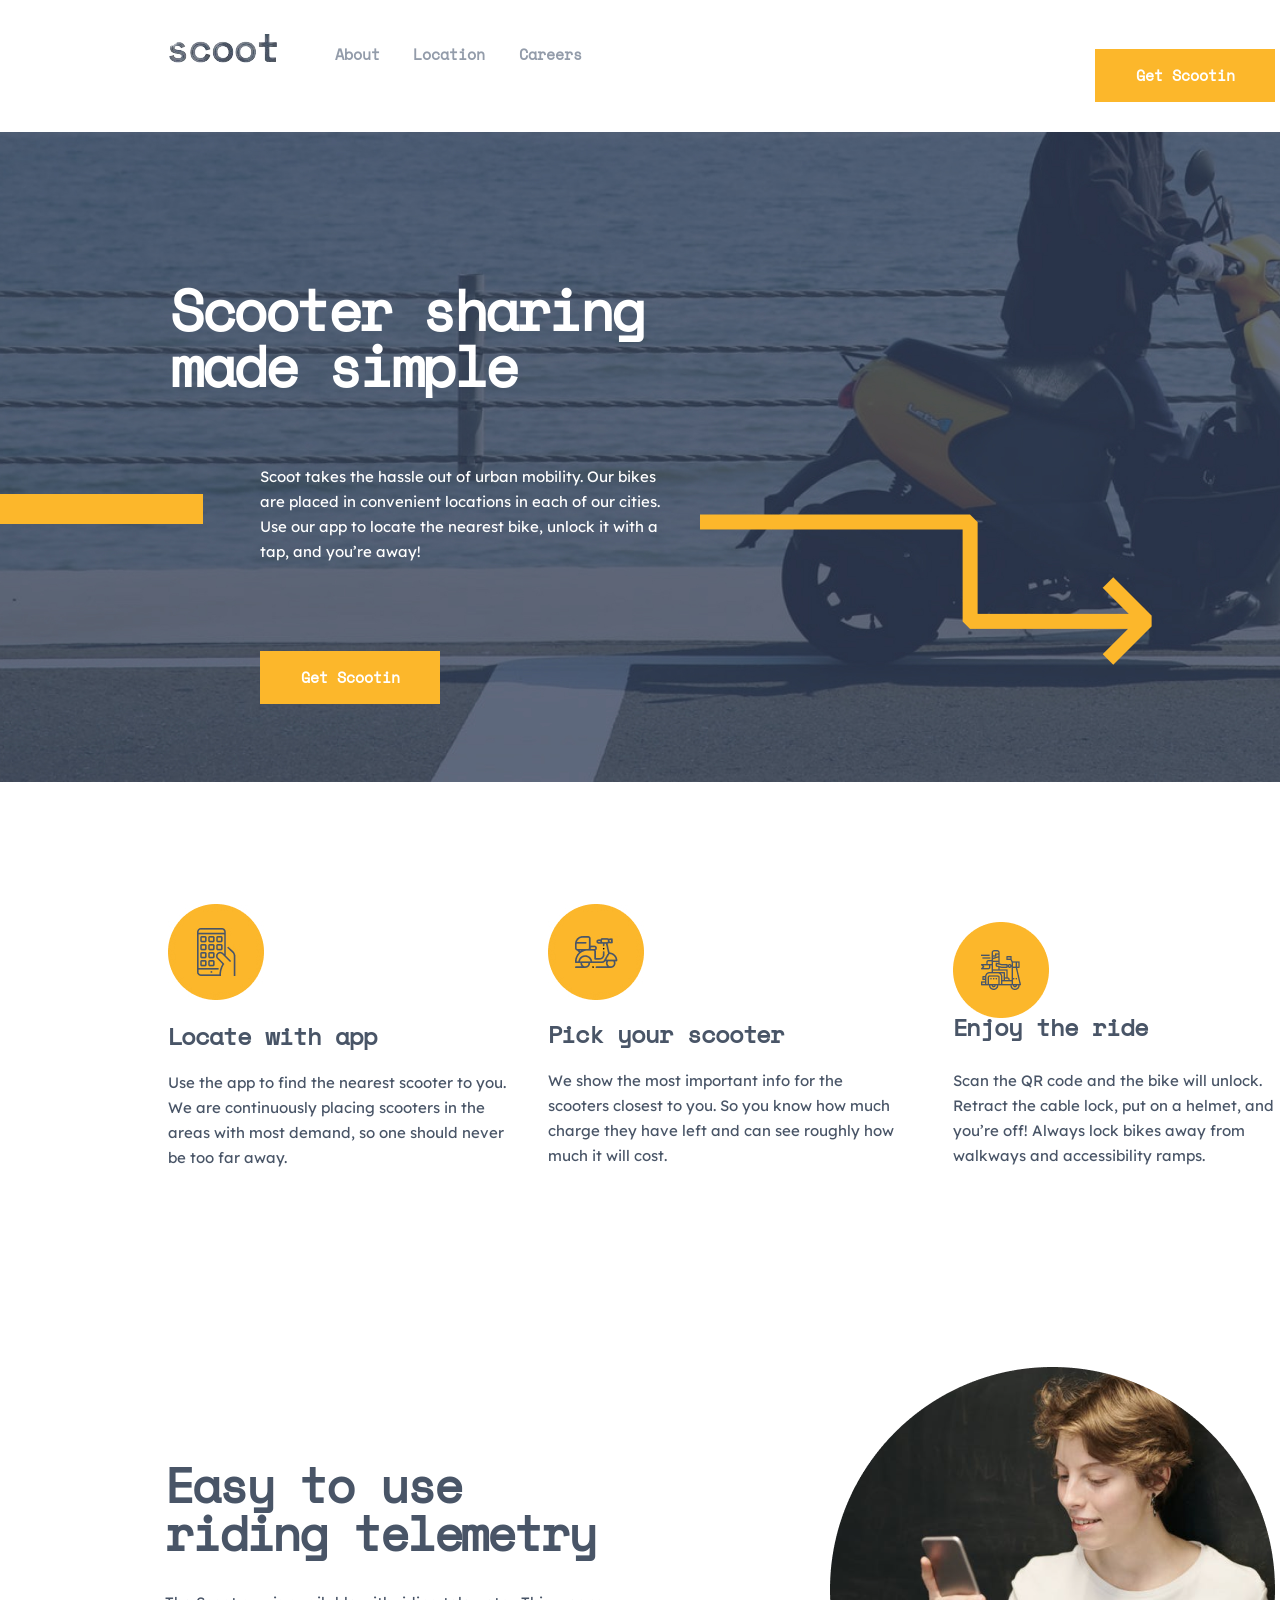
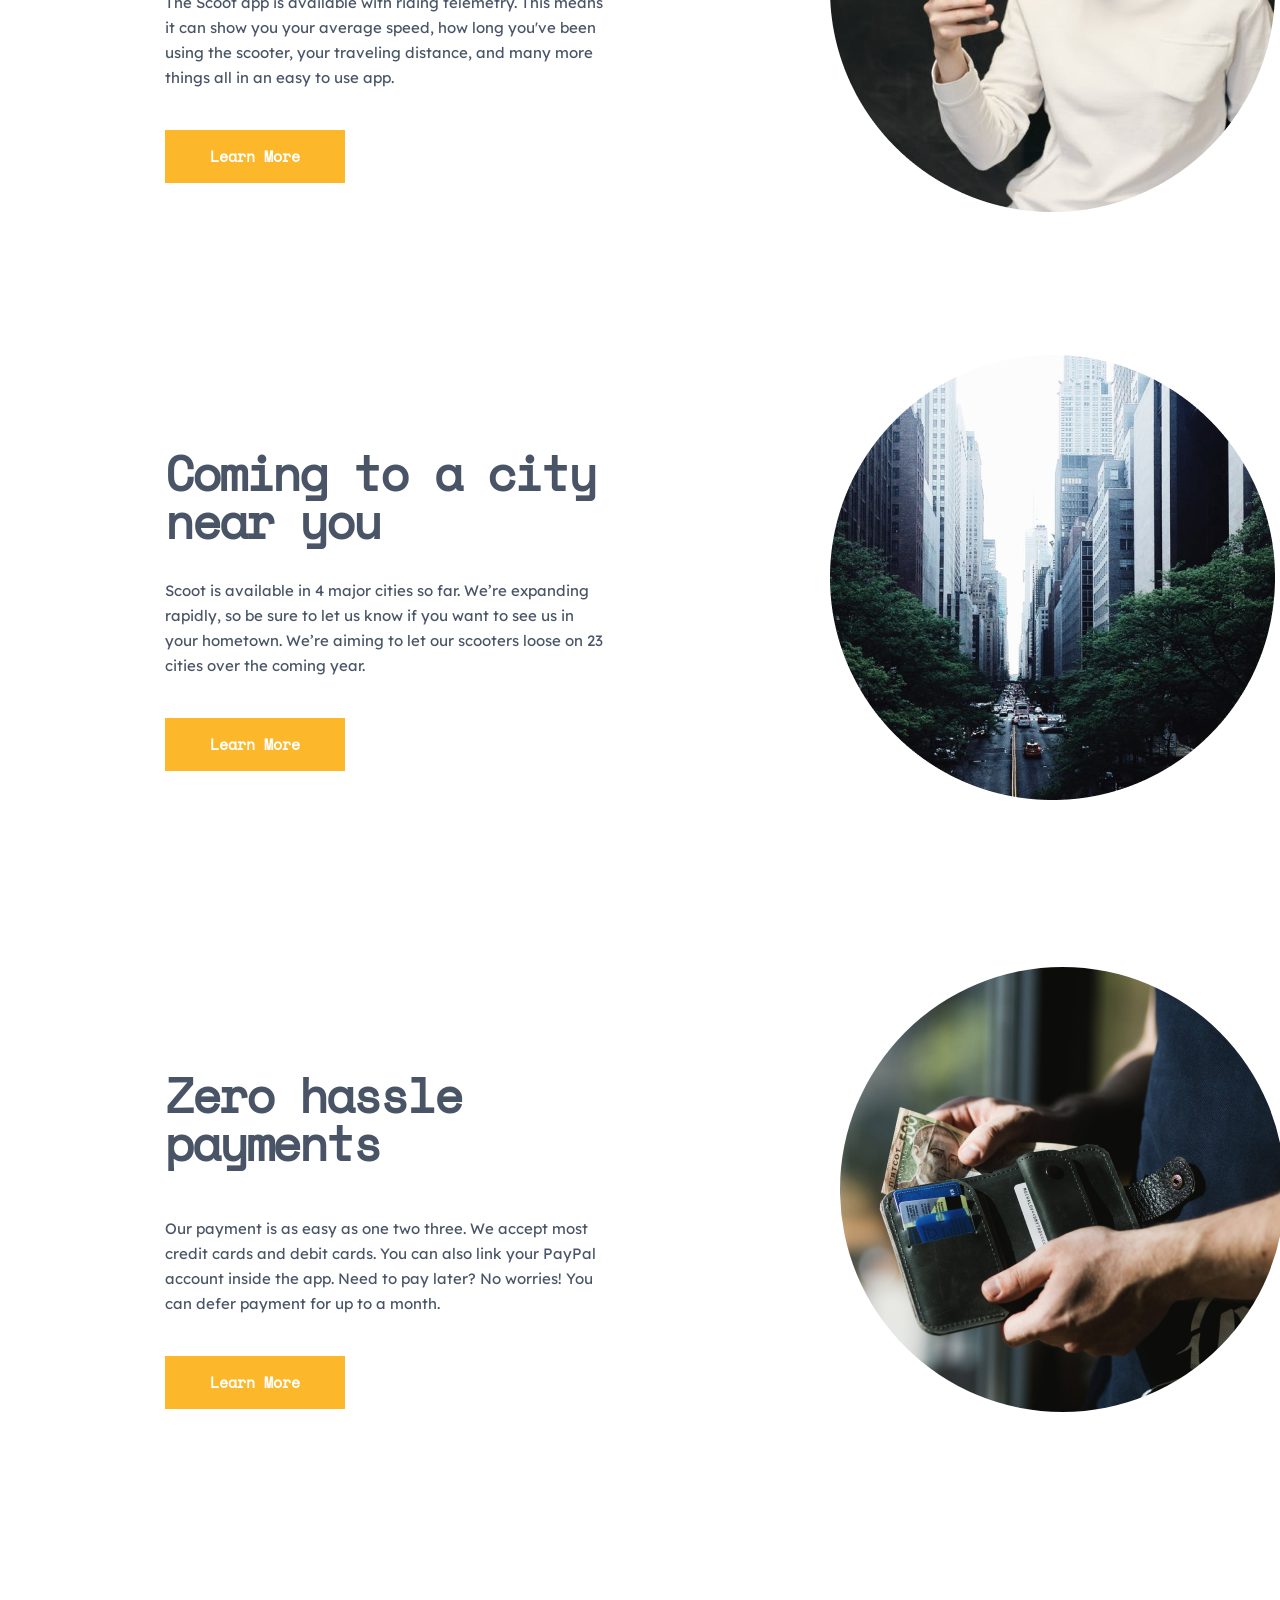
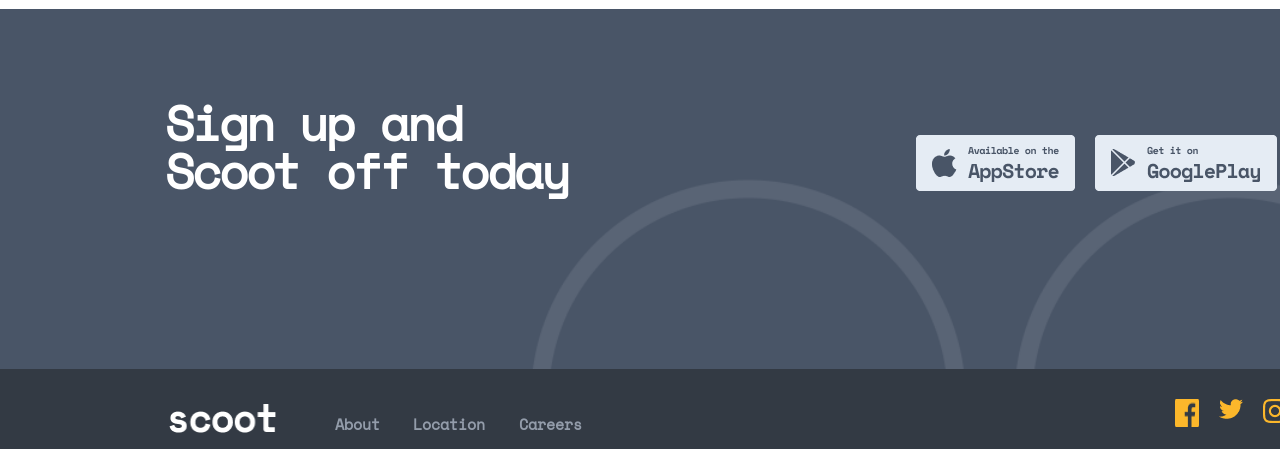
<file: index.html>
<!DOCTYPE html>
<html lang="en">

<head>
    <meta charset="UTF-8">
    <meta name="viewport" content="width=device-width, initial-scale=1.0">
    <title>Home</title>
    <link rel="stylesheet" href="./assets/css/main.css">
    <link rel="shortcut icon" href="./assets/imglar/scoot-removebg-preview.png" type="image/x-icon">

<body>
    <div class="container">
        <header>
            <img class="header_img" src="./assets/imglar/scoot-removebg-preview.png" alt="">
            <a href="./assets/pages/about/index.html" style="text-decoration: none;">
                <p class="header_text">About</p>
            </a>
            <a href="./assets/pages/carers/indx.html" style="text-decoration: none;">
                <p class="header_text1">Location</p>
            </a>
            <a href="./assets/pages/location/index.html" style="text-decoration: none;">
            <p class="header_text2">Careers</p>
            </a>
            <button class="header_btn">Get Scootin</button>
        </header>
        <div class="box"></div>
        <p class="box_text">Scooter sharing made simple</p>
        <div class="box_div"></div>
        <div class="box_text_gigant">Scoot takes the hassle out of urban mobility. Our bikes are placed in convenient
            locations in each of our cities. Use our app to locate the nearest bike, unlock it with a tap, and you’re
            away!</div>
        <img class="box_img" src="./assets/imglar/Group 8 Copy.png" alt="">
        <button class="box_btn">Get Scootin</button>
        <div class="brike">
            <img class="box_img1" src="./assets/imglar/Group 8.jpg" alt="">
            <img class="box_img_HELLO" src="./assets/imglar/Group 9.jpg" alt="">
            <img class="box_img2" src="./assets/imglar/Group 10.png" alt="">
            <p class="boxtext1">Locate with app</p>
            <p class="box_text_long">Use the app to find the nearest scooter to you. We are continuously placing
                scooters in the areas with most demand, so one should never be too far away. </p>
            <p class="boxtextGRANNY">Pick your scooter</p>
            <p class="box_text_longFIFA">We show the most important info for the scooters closest to you. So you know
                how much charge they have left and can see roughly how much it will cost. </p>
            <p class="box_p">Enjoy the ride</p>
            <p class="hello">Scan the QR code and the bike will unlock. Retract the cable lock, put on a helmet, and
                you’re off! Always lock bikes away from walkways and accessibility ramps.</p>
        </div>
        <p class="p">Easy to use riding telemetry</p>
        <img class="people_img" src="./assets/imglar/Group 33.png" alt="">
        <p class="oddiy_text">The Scoot app is available with riding telemetry. This means it can show you your average
            speed, how long you've been using the scooter, your traveling distance, and many more things all in an easy
            to use app.</p>
        <button class="box_button">Learn More</button>
        <p class="p">Coming to a city near you</p>
        <img class="people_img" src="./assets/imglar/Bitmap Copy.png" alt="">
        <p class="oddiy_text">Scoot is available in 4 major cities so far. We’re expanding rapidly, so be sure to let us
            know if you want to see us in your hometown. We’re aiming to let our scooters loose on 23 cities over the
            coming year.</p>
        <button class="box_button0">Learn More</button>
        <p class="p0">Zero hassle payments</p>
        <img class="people_img0" src="./assets/imglar/Bitmap.png" alt="">
        <p class="oddiy_text0">Our payment is as easy as one two three. We accept most credit cards and debit cards. You
            can also link your PayPal account inside the app. Need to pay later? No worries! You can defer payment for
            up to a month.</p>
        <button class="box_button0">Learn More</button>
        <footer></footer>
        <div class="footer_past">
            <img class="footer_img" src="./assets/imglar/scoot_wite.png" alt="">
            <p class="footer_text1">About</p>
            <p class="footer_text2">Location</p>
            <p class="footer_text3">Careers</p>
        </div>
        <div class="joker">
            <a href="https://www.facebook.com/"></a>
            <img src="./assets/imglar/Path.png" alt="">
            </a>
            <a href="https://twitter.com/?lang=en">
                <img src="./assets/imglar/Path (1).png" alt="">
            </a>
            <a href="https://www.instagram.com/">
                <img src="./assets/imglar/Shape.png" alt="">
            </a>
        </div>
        <p class="footer_text">Sign up and Scoot off today</p>
        <div class="img_grand">
            <a href="https://www.apple.com/store">
                <img src="./assets/imglar/Group 28.png" alt="">
            </a>
            <a
                href="https://play.google.com/store/apps/details?id=gal.bandas.stickers&gclid=EAIaIQobChMIyavZj8nogwMVmpKDBx1D1guiEAAYASAAEgKGn_D_BwE">
                <img src="./assets/imglar/Group 28 Copy.png" alt="">
            </a>
        </div>
    </div>
</body>

</html>
</file>
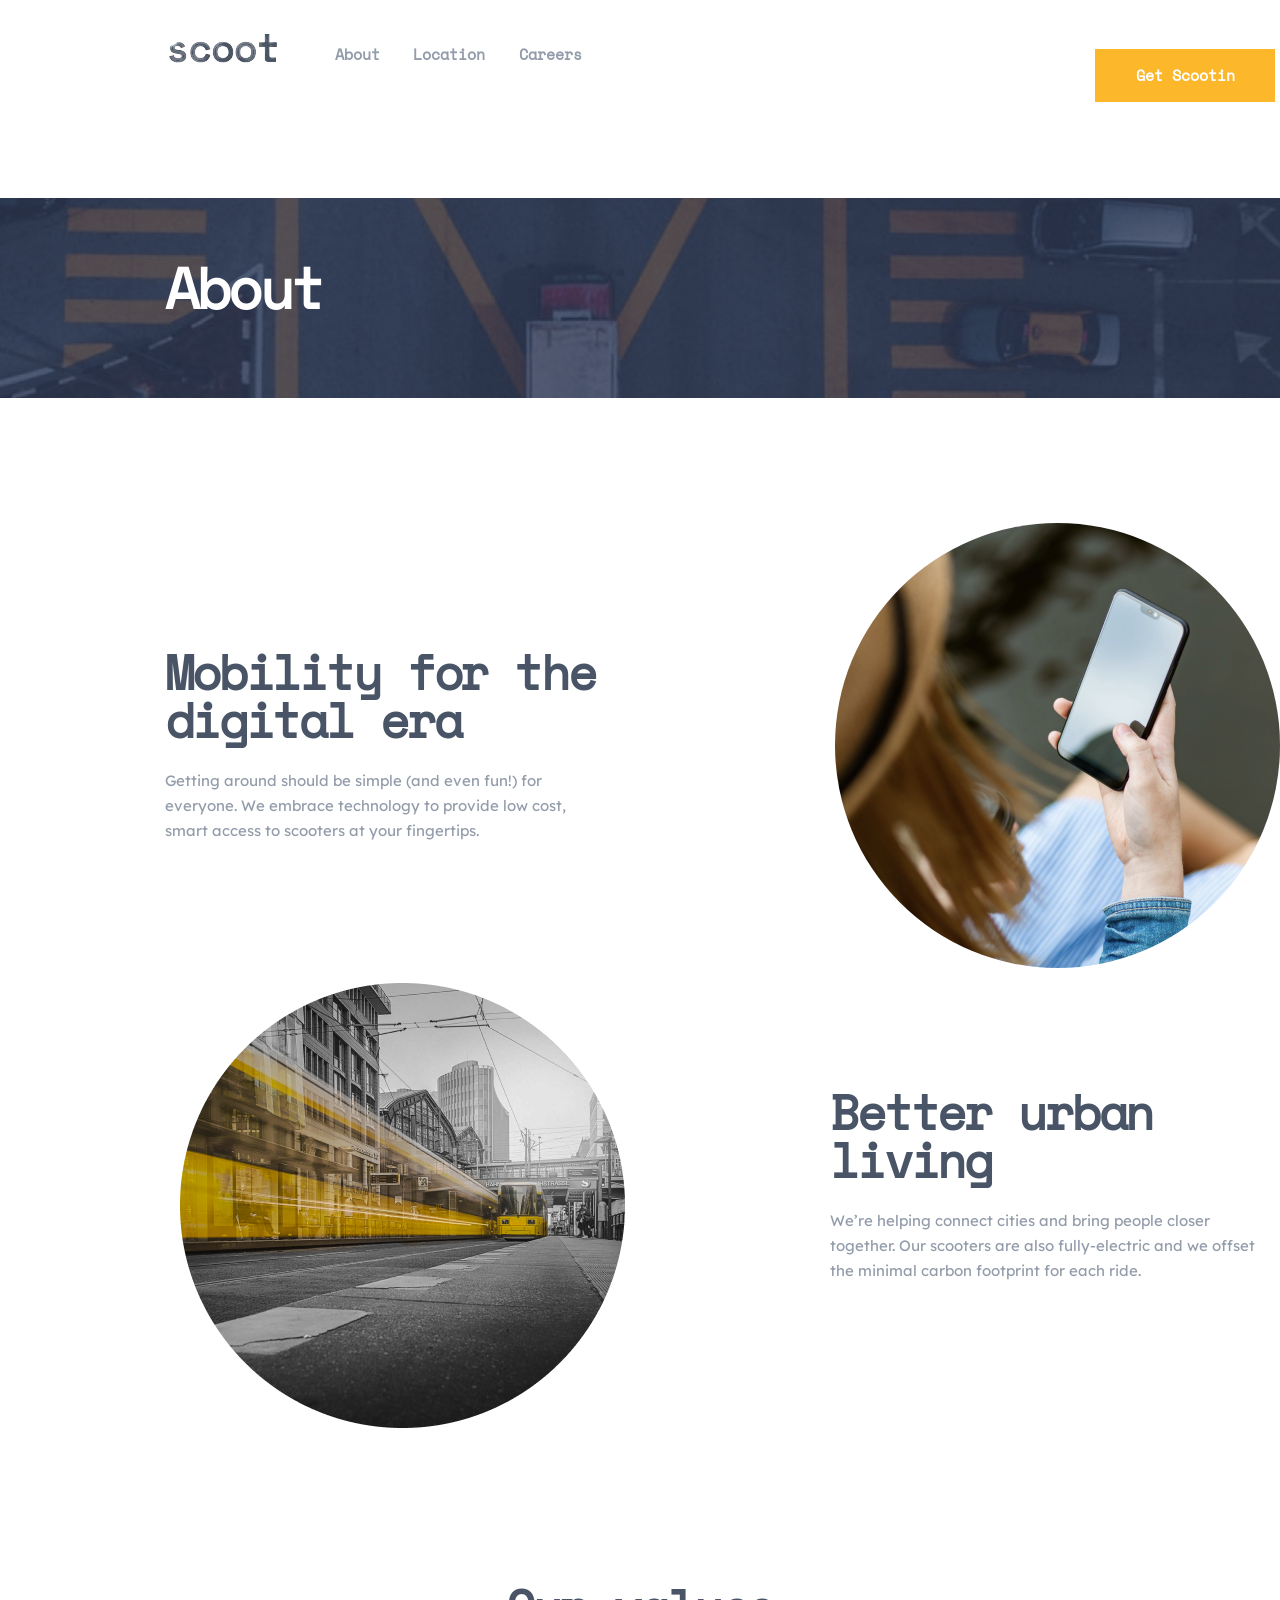
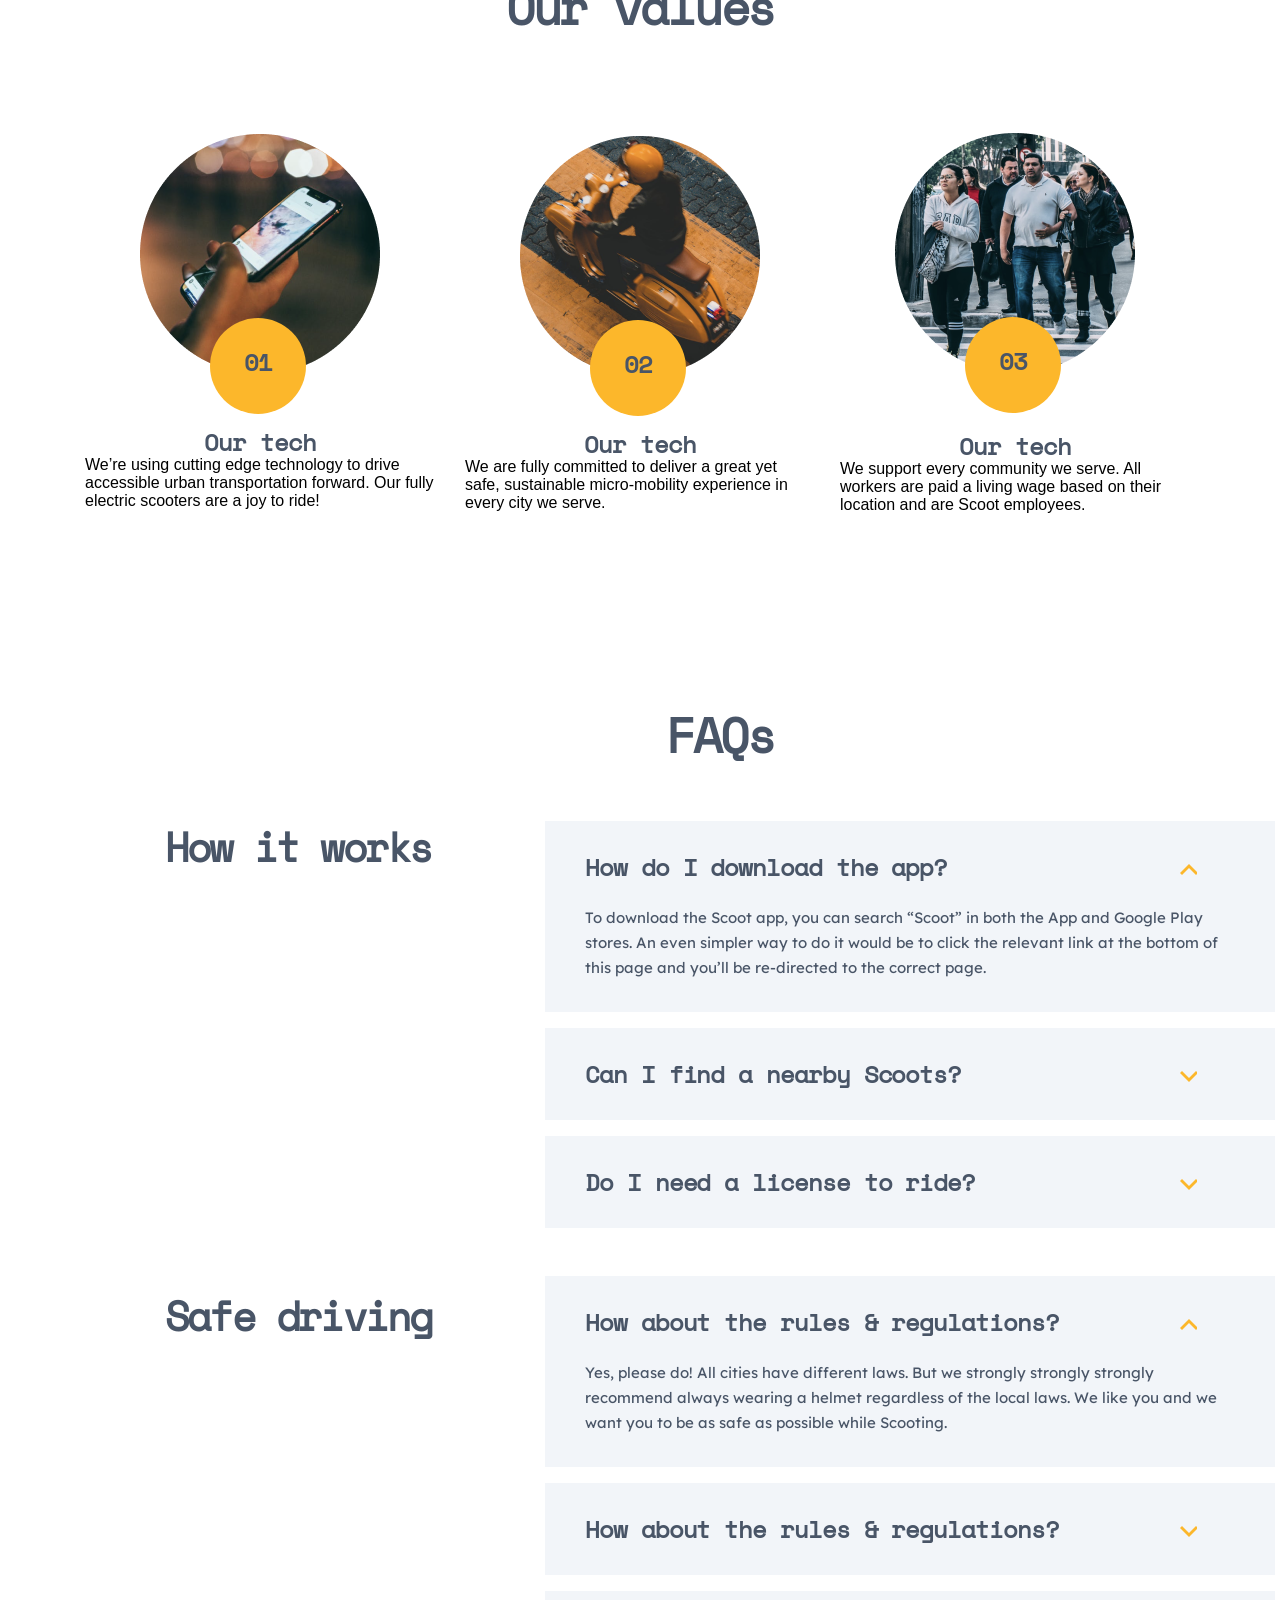
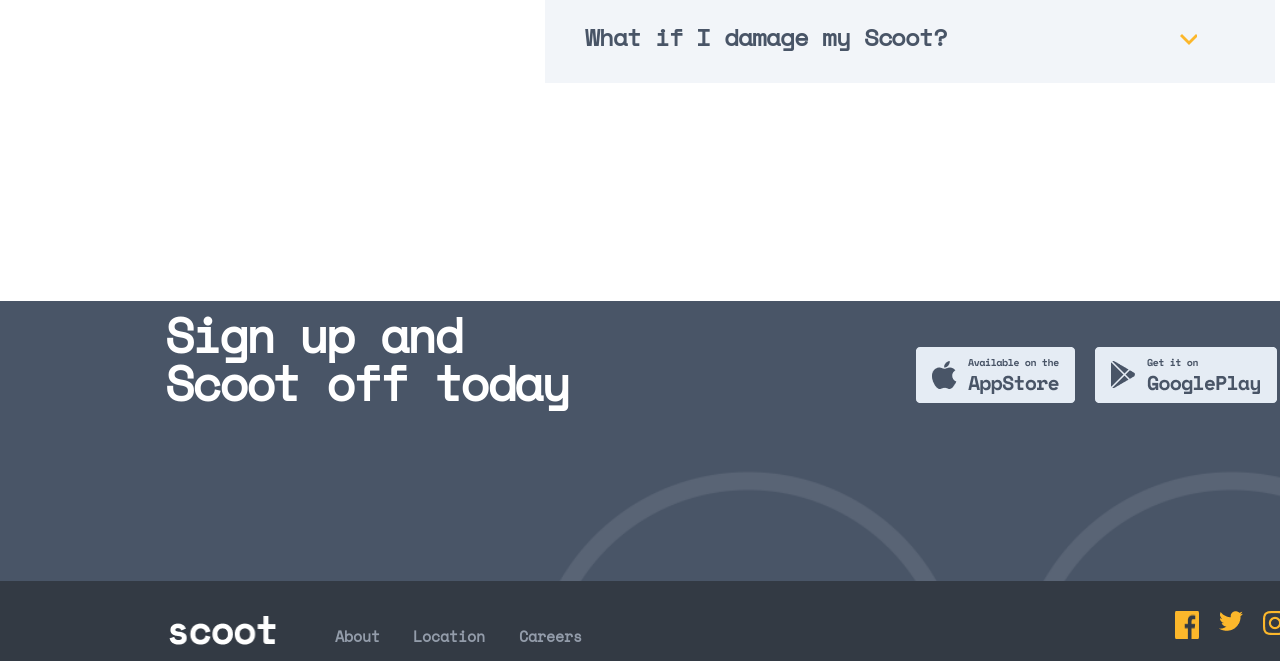
<file: assets/pages/about/index.html>
<!DOCTYPE html>
<html lang="en">

<head>
    <meta charset="UTF-8">
    <meta name="viewport" content="width=device-width, initial-scale=1.0">
    <title>About</title>
    <link rel="stylesheet" href="./assets/css/main.css">
    <link rel="shortcut icon" href="./assets/imglar/scoot-removebg-preview.png" type="image/x-icon">
</head>

<body>
    <div class="container">
        <header>
            <img class="header_img" src="./assets/imglar/scoot-removebg-preview.png" alt="">
            <a href="../about/index.html" style="text-decoration: none;">
                <p class="header_text">About</p>
            </a>
            <a href="../carers/indx.html" style="text-decoration: none;">
                <p class="header_text1">Location</p>
            </a>
            <a href="../location/index.html" style="text-decoration: none;">
                <p class="header_text2">Careers</p>
            </a>
            <button class="header_btn">Get Scootin</button>
        </header>
        <main>
            <p class="main_text">About</p>
        </main>
        <div class="salom">
            <p class="text">Mobility for the digital era</p>
            <p class="text1">Getting around should be simple (and even fun!) for everyone. We embrace technology to
                provide low cost, smart access to scooters at your fingertips.</p>
            <img class="img1" src="./assets/imglar/Bitmap (2).png" alt="">
        </div>
        <div class="hello">
            <p class="text2">Better urban living</p>
            <p class="text3">We’re helping connect cities and bring people closer together. Our scooters are also
                fully-electric and we offset the minimal carbon footprint for each ride.</p>
            <img class="img2" src="./assets/imglar/Bitmap Copy (1).png" alt="">
        </div>
        <div class="apple">
            <p class="p">Our values</p>
            <div class="card1">
                <img class="card1_img" src="./assets/imglar/Bitmap Copy (2).png" alt="">
                <div class="card1_yellow">
                    <p class="card1_text">01</p>
                </div>
                <div class="card1_big">
                    <p class="card1_text1">Our tech</p>
                    <p class=".card1_text2">We’re using cutting edge technology to drive accessible urban transportation
                        forward. Our fully electric scooters are a joy to ride!</p>
                </div>
            </div>
            <div class="card2">
                <img class="card2_img" src="./assets/imglar/Bitmap Copy (3).png" alt="">
                <div class="card2_yellow">
                    <p class="card2_text">02</p>
                </div>
                <div class="card2_big">
                    <p class="card2_text1">Our tech</p>
                    <p class=".card2_text2">We are fully committed to deliver a great yet safe, sustainable
                        micro-mobility experience in every city we serve.</p>
                </div>
            </div>
            <div class="card3">
                <img class="card3_img" src="./assets/imglar/Group 8 Copy.png" alt="">
                <div class="card3_yellow">
                    <p class="card3_text">03</p>
                </div>
                <div class="card3_big">
                    <p class="card3_text1">Our tech</p>
                    <p class=".card3_text2">We support every community we serve. All workers are paid a living wage
                        based on their location and are Scoot employees.</p>
                </div>
            </div>
        </div>
        <div class="box">
            <p class="oddiy_text">FAQs</p>
            <p class="oddiy_text2">How it works</p>
            <div class="white">
                <p class="hello_text">How do I download the app?</p>
                <img class="img_big" src="./assets/imglar/Path 3.png" alt="">
                <p class="text1">To download the Scoot app, you can search “Scoot” in both the App and Google Play
                    stores. An even simpler way to do it would be to click the relevant link at the bottom of this page
                    and you’ll be re-directed to the correct page.</p>
            </div>
            <div class="white1">
                <p class="hello_text1">Can I find a nearby Scoots?</p>
                <img class="img_big1" src="./assets/imglar/Path 3 (1).png" alt="">
            </div>
            <div class="white2">
                <p class="hello_text2">Do I need a license to ride?</p>
                <img class="img_big2" src="./assets/imglar/Path 3 (1).png" alt="">
            </div>
            <p class="box_text">Safe driving</p>
            <div class="white3">
                <p class="hello_text3">How about the rules & regulations?</p>
                <img class="img_big3" src="./assets/imglar/Path 3.png" alt="">
                <p class="text3">Yes, please do! All cities have different laws. But we strongly strongly strongly
                    recommend always wearing a helmet regardless of the local laws. We like you and we want you to be as
                    safe as possible while Scooting.</p>
            </div>
            <div class="white4">
                <p class="hello_text4">How about the rules & regulations?</p>
                <img class="img_big4" src="./assets/imglar/Path 3 (1).png" alt="">
            </div>
            <div class="white5">
                <p class="hello_text5">What if I damage my Scoot?</p>
                <img class="img_big5" src="./assets/imglar/Path 3 (1).png" alt="">
            </div>
        </div>
        <footer></footer>
        <div class="footer_past">
            <img class="footer_img" src="./assets/imglar/scoot_wite.png" alt="">
            <p class="footer_text1">About</p>
            <p class="footer_text2">Location</p>
            <p class="footer_text3">Careers</p>
        </div>
        <div class="joker">
            <a href="https://www.facebook.com/"></a>
            <img src="./assets/imglar/Path.png" alt="">
            </a>
            <a href="https://twitter.com/?lang=en">
                <img src="./assets/imglar/Path (1).png" alt="">
            </a>
            <a href="https://www.instagram.com/">
                <img class="navruz" src="./assets/imglar/Shape.png" alt="">
            </a>
        </div>
        <p class="footer_text">Sign up and Scoot off today</p>
        <div class="img_grand">
            <a href="https://www.apple.com/store">
                <img src="./assets/imglar/Group 28.png" alt="">
            </a>
            <a
                href="https://play.google.com/store/apps/details?id=gal.bandas.stickers&gclid=EAIaIQobChMIyavZj8nogwMVmpKDBx1D1guiEAAYASAAEgKGn_D_BwE">
                <img src="./assets/imglar/Group 28 Copy.png" alt="">
            </a>
        </div>
    </div>
</body>

</html>
</file>
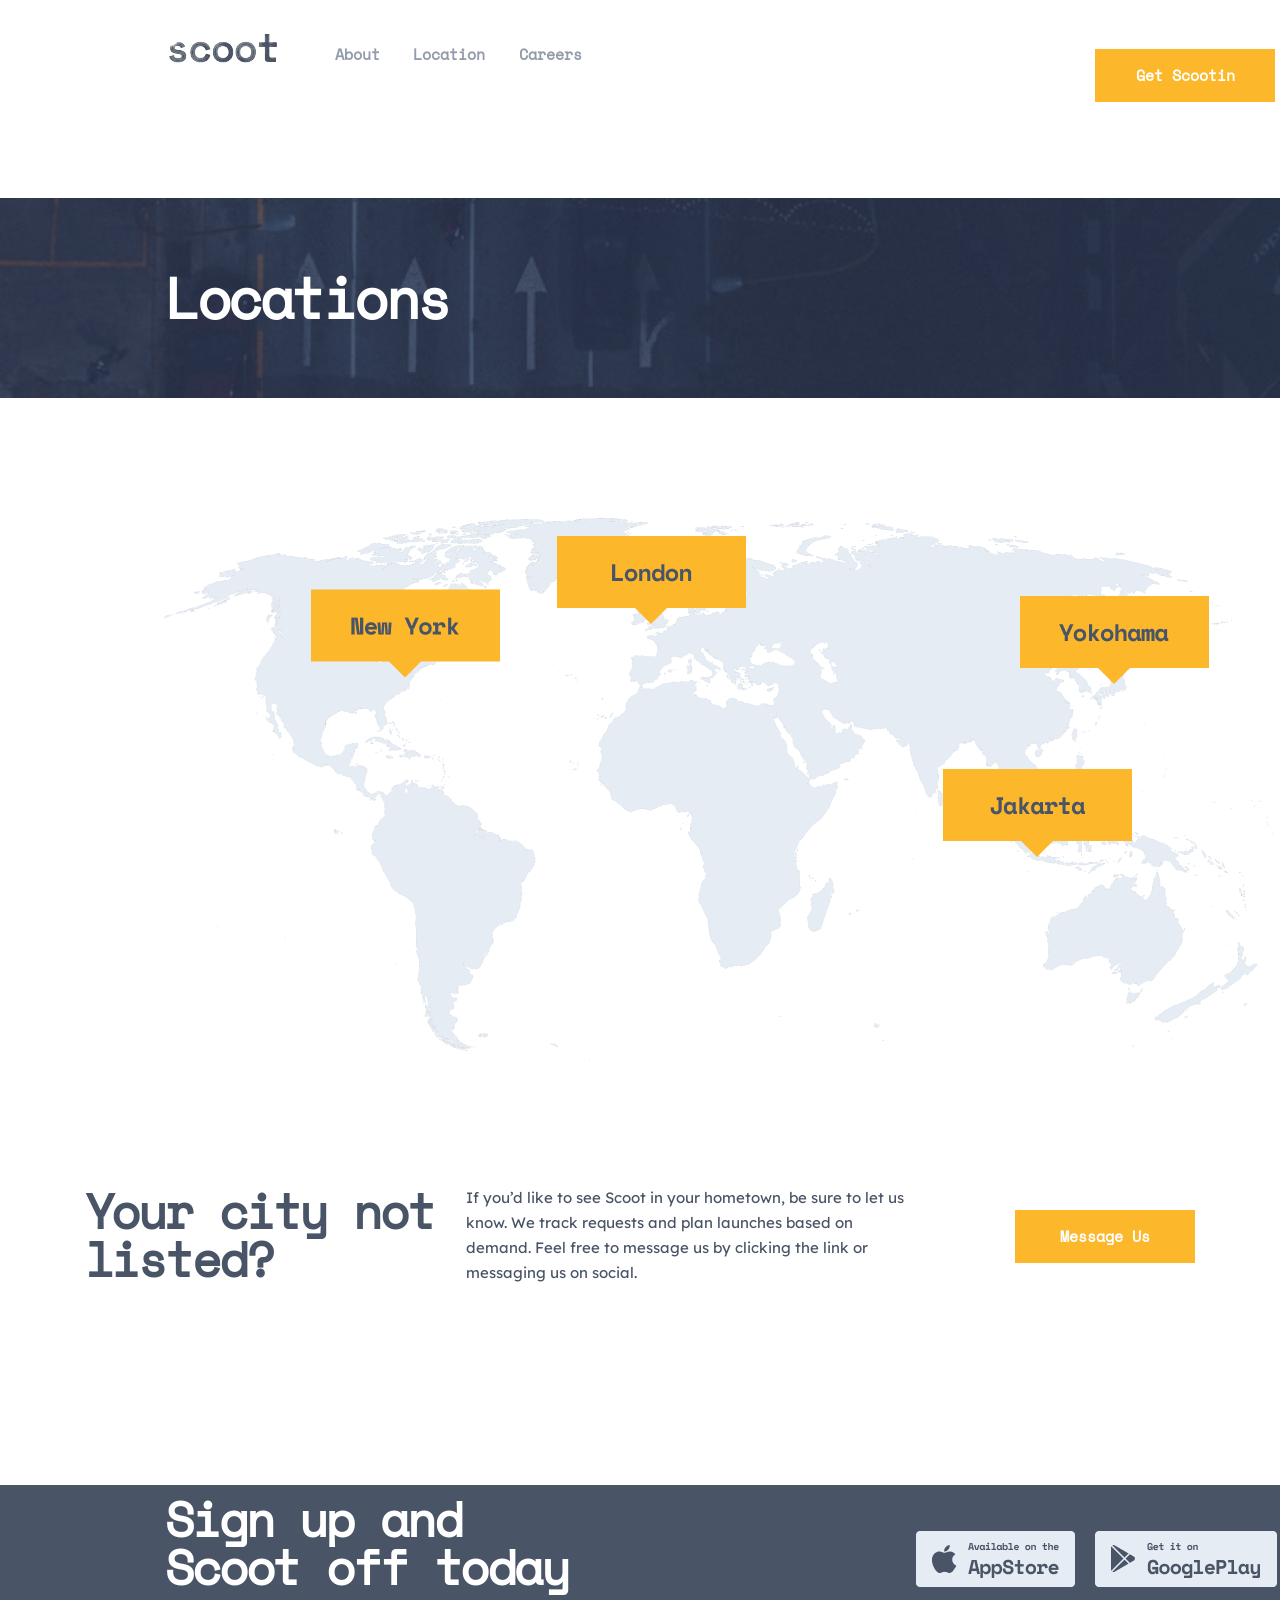
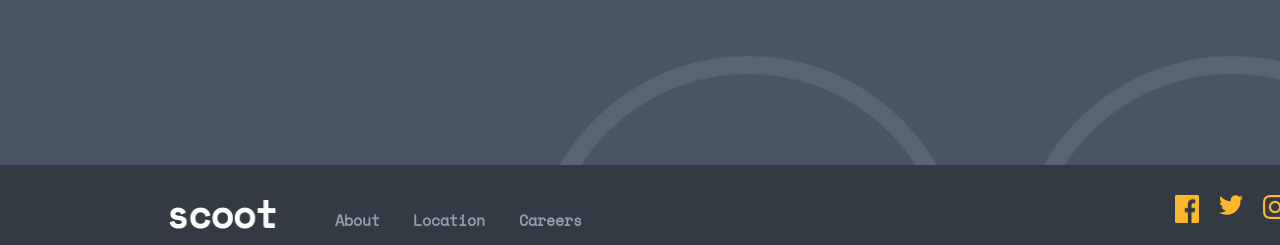
<file: assets/pages/location/index.html>
<!DOCTYPE html>
<html lang="en">

<head>
    <meta charset="UTF-8">
    <meta name="viewport" content="width=device-width, initial-scale=1.0">
    <title>Location</title>
    <link rel="stylesheet" href="./assets/css/main.css">
    <link rel="shortcut icon" href="./assets/imglar/scoot-removebg-preview.png" type="image/x-icon">
</head>

<body>
    <div class="container">
        <header>
            <img class="header_img" src="./assets/imglar/scoot-removebg-preview.png" alt="">
            <a href="../about/index.html" style="text-decoration: none;">
                <p class="header_text">About</p>
            </a>
            <a href="../location/index.html" style="text-decoration: none;">
                <p class="header_text1">Location</p>
            </a>
            <a href="../carers/indx.html" style="text-decoration: none;">
                <p class="header_text2">Careers</p>
            </a>

            <button class="header_btn">Get Scootin</button>
        </header>
        <main>
            <p class="main_text">Locations</p>
        </main>
        <img class="main_img" src="./assets/imglar/Group 7.png" alt="">
        <div class="box">
            <p class="box_text">Your city not listed?</p>
            <p class="box_text1">If you’d like to see Scoot in your hometown, be sure to let us know. We track requests
                and plan launches based on demand. Feel free to message us by clicking the link or messaging us on
                social.</p>
            <button class="btn">Message Us</button>
        </div>
        <footer></footer>
        <div class="footer_past">
            <img class="footer_img" src="./assets/imglar/scoot_wite.png" alt="">
            <p class="footer_text1">About</p>
            <p class="footer_text2">Location</p>
            <p class="footer_text3">Careers</p>
        </div>
        <div class="joker">
            <a href="https://www.facebook.com/"></a>
            <img src="./assets/imglar/Path.png" alt="">
            </a>
            <a href="https://twitter.com/?lang=en">
                <img src="./assets/imglar/Path (1).png" alt="">
            </a>
            <a href="https://www.instagram.com/">
                <img src="./assets/imglar/Shape.png" alt="">
            </a>
        </div>
        <p class="footer_text">Sign up and Scoot off today</p>
        <div class="img_grand">
            <a href="https://www.apple.com/store">
                <img src="./assets/imglar/Group 28.png" alt="">
            </a>
            <a
                href="https://play.google.com/store/apps/details?id=gal.bandas.stickers&gclid=EAIaIQobChMIyavZj8nogwMVmpKDBx1D1guiEAAYASAAEgKGn_D_BwE">
                <img src="./assets/imglar/Group 28 Copy.png" alt="">
            </a>
        </div>
    </div>
</body>

</html>
</file>
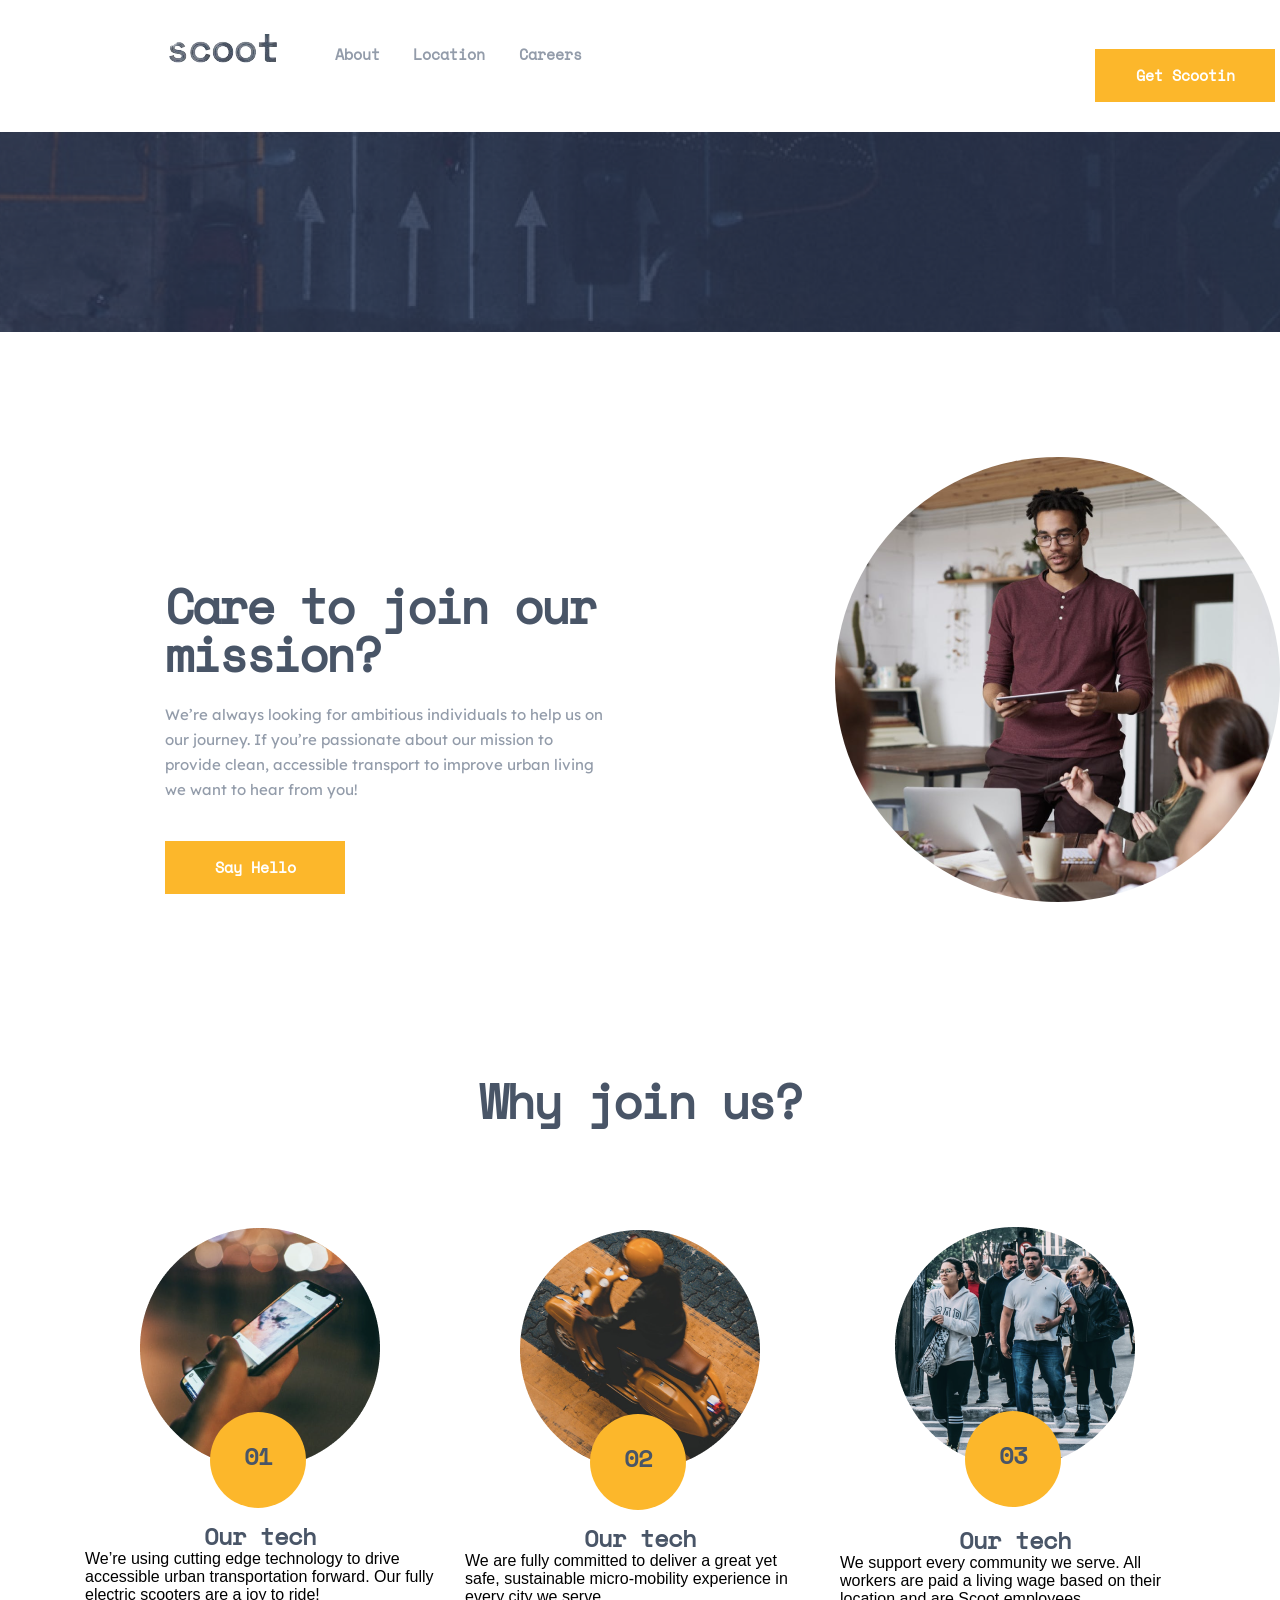
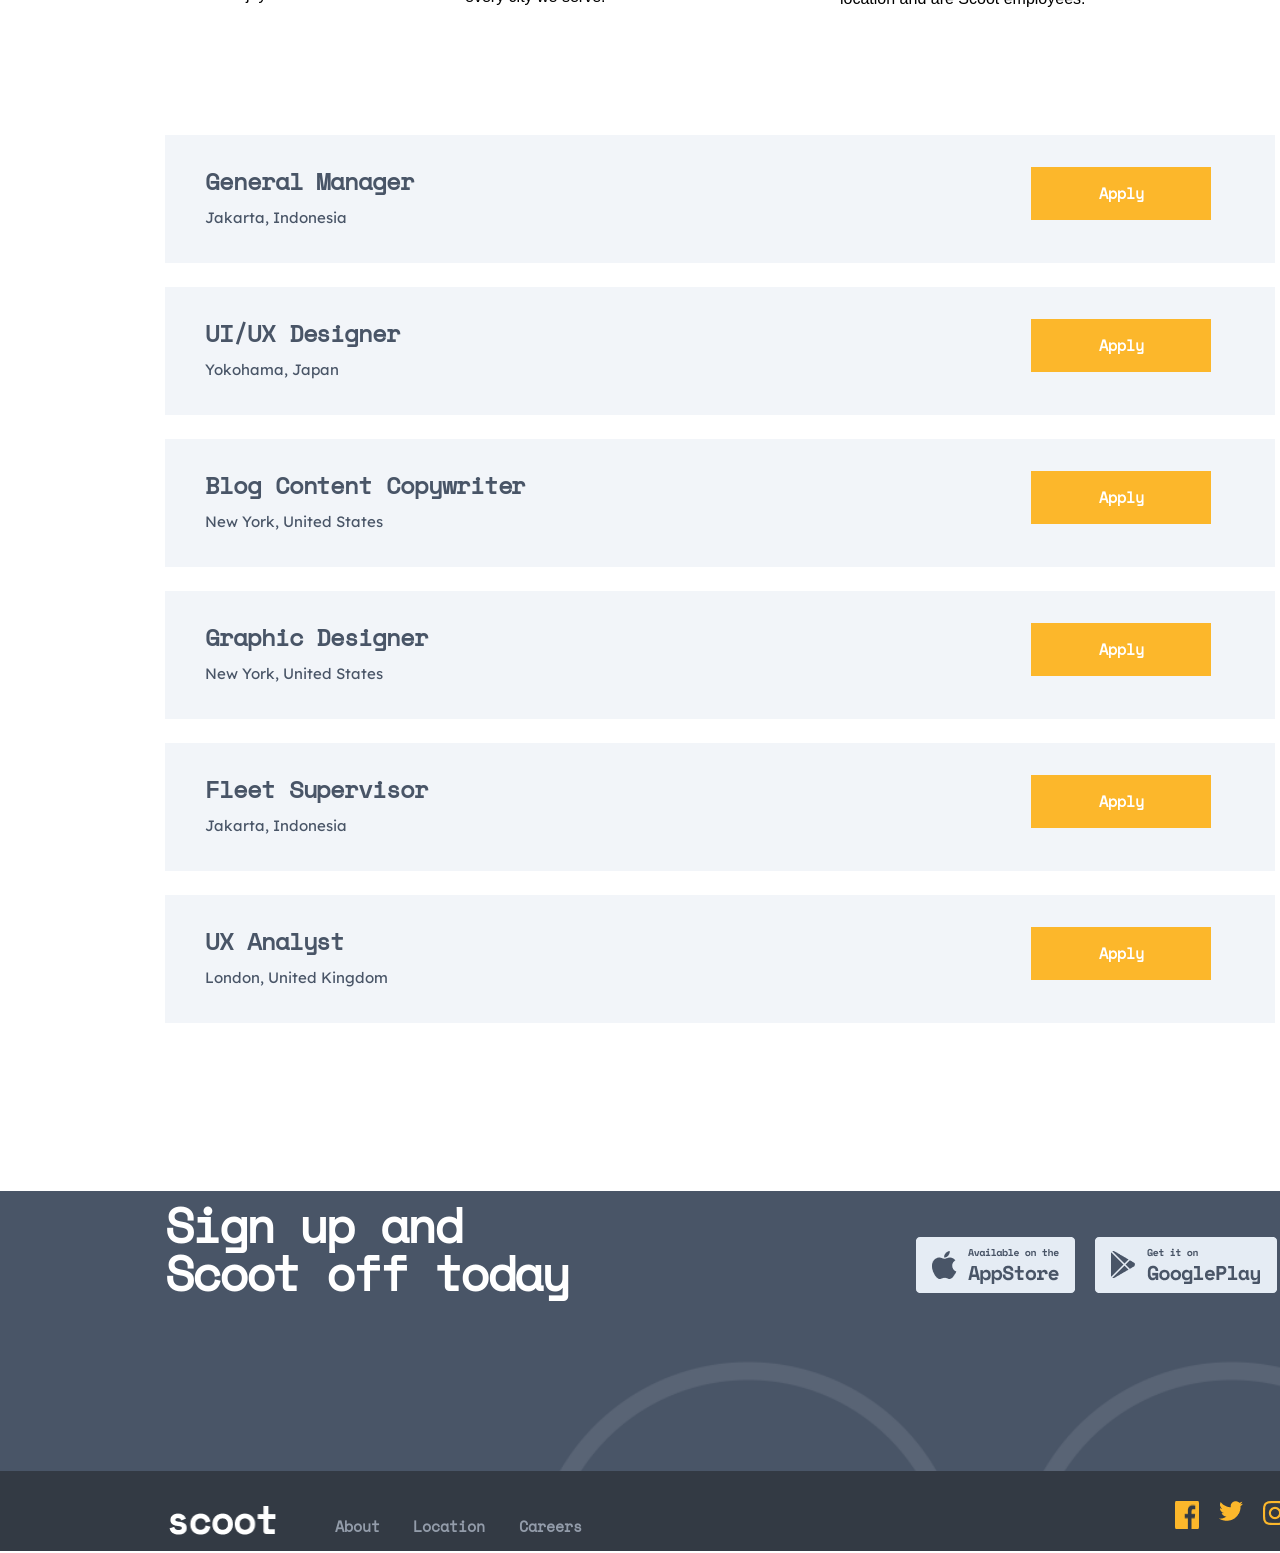
<file: assets/pages/carers/indx.html>
<!DOCTYPE html>
<html lang="en">

<head>
    <meta charset="UTF-8">
    <meta name="viewport" content="width=device-width, initial-scale=1.0">
    <title>Careers</title>
    <link rel="stylesheet" href="./assets/css/main.css">
    <link rel="shortcut icon" href="./assets/imglar/scoot-removebg-preview.png" type="image/x-icon">
</head>

<body>
    <div class="container">
        <header>
            <img class="header_img" src="./assets/imglar/scoot-removebg-preview.png" alt="">
            <a href="./indx.html" style="text-decoration: none;">
            <p class="header_text">About</p>
        </a>
        <a href="../carers/indx.html" style="text-decoration: none;">
            <p class="header_text1">Location</p>
        </a>
        <a href="../location/index.html" style="text-decoration: none;">
            <p class="header_text2">Careers</p>
        </a>
            <button class="header_btn">Get Scootin</button>
        </header>
        <div class="box"></div>
        <div class="salom">
            <p class="text">Care to join our mission?</p>
            <p class="text1">We’re always looking for ambitious individuals to help us on our journey. If you’re
                passionate about our mission to provide clean, accessible transport to improve urban living we want to
                hear from you!</p>
            <img class="img1" src="./assets/imglar/Bitmap (4).png" alt="">
            <button class="btn">Say Hello</button>
        </div>
        <div class="apple">
            <p class="p">Why join us?</p>
            <div class="card1">
                <img class="card1_img" src="./assets/imglar/Bitmap Copy (2).png" alt="">
                <div class="card1_yellow">
                    <p class="card1_text">01</p>
                </div>
                <div class="card1_big">
                    <p class="card1_text1">Our tech</p>
                    <p class=".card1_text2">We’re using cutting edge technology to drive accessible urban transportation
                        forward. Our fully electric scooters are a joy to ride!</p>
                </div>
            </div>
            <div class="card2">
                <img class="card2_img" src="./assets/imglar/Bitmap Copy (3).png" alt="">
                <div class="card2_yellow">
                    <p class="card2_text">02</p>
                </div>
                <div class="card2_big">
                    <p class="card2_text1">Our tech</p>
                    <p class=".card2_text2">We are fully committed to deliver a great yet safe, sustainable
                        micro-mobility experience in every city we serve.</p>
                </div>
            </div>
            <div class="card3">
                <img class="card3_img" src="./assets/imglar/Group 8 Copy.png" alt="">
                <div class="card3_yellow">
                    <p class="card3_text">03</p>
                </div>
                <div class="card3_big">
                    <p class="card3_text1">Our tech</p>
                    <p class=".card3_text2">We support every community we serve. All workers are paid a living wage
                        based on their location and are Scoot employees.</p>
                </div>
            </div>
        </div>
        <div>
            <div class="w1">
                <p class="navruz">General Manager</p>
                <p class="gmail">Jakarta, Indonesia</p>
                <button class="grand">Apply</button>
            </div>
            <div class="w2">
                <p class="navruz2">UI/UX Designer</p>
                <p class="gmail2">Yokohama, Japan</p>
                <button class="grand2">Apply</button>
            </div>
            <div class="w3">
                <p class="navruz3">Blog Content Copywriter</p>
                <p class="gmail3">New York, United States</p>
                <button class="grand3">Apply</button>
            </div>
            <div class="w4">
                <p class="navruz4">Graphic Designer</p>
                <p class="gmail4">New York, United States</p>
                <button class="grand4">Apply</button>
            </div>
            <div class="w5">
                <p class="navruz5">Fleet Supervisor</p>
                <p class="gmail5">Jakarta, Indonesia</p>
                <button class="grand5">Apply</button>
            </div>
            <div class="w6">
                <p class="navruz6">UX Analyst</p>
                <p class="gmail6">London, United Kingdom</p>
                <button class="grand6">Apply</button>
            </div>
        </div>
        <footer></footer>
        <div class="footer_past">
            <img class="footer_img" src="./assets/imglar/scoot_wite.png" alt="">
            <p class="footer_text1">About</p>
            <p class="footer_text2">Location</p>
            <p class="footer_text3">Careers</p>
        </div>
        <div class="joker">
            <a href="https://www.facebook.com/"></a>
            <img src="./assets/imglar/Path.png" alt="">
            </a>
            <a href="https://twitter.com/?lang=en">
                <img src="./assets/imglar/Path (1).png" alt="">
            </a>
            <a href="https://www.instagram.com/">
                <img src="./assets/imglar/Shape.png" alt="">
            </a>
        </div>
        <p class="footer_text">Sign up and Scoot off today</p>
        <div class="img_grand">
            <a href="https://www.apple.com/store">
                <img src="./assets/imglar/Group 28.png" alt="">
            </a>
            <a href="https://play.google.com/store/apps/details?id=gal.bandas.stickers&gclid=EAIaIQobChMIyavZj8nogwMVmpKDBx1D1guiEAAYASAAEgKGn_D_BwE">
                <img src="./assets/imglar/Group 28 Copy.png" alt="">
            </a>
        </div>
    </div>
</body>

</html>
</file>
<file: assets/css/main.css>
@font-face {
  font-family: Space Mono;
  src: url("../fontlar/SpaceMono-Regular.ttf");
}
@font-face {
  font-family: Lexend Deca;
  src: url("../fontlar/LexendDeca-Regular.ttf");
}
* {
  margin: 0 auto;
  padding: 0;
  box-sizing: border-box;
  font-family: sans-serif;
}

.container {
  max-width: 1440px;
  height: 3648px;
  background-color: white;
}
.container .header_img {
  margin-top: 34px;
  margin-left: 169px;
}
.container .header_text {
  margin-top: -25px;
  margin-left: 335px;
  font-family: Space Mono;
  font-size: 15px;
  font-weight: 700;
  line-height: 25px;
  text-align: left;
  color: #939CAA;
  transition: 0.5s;
}
.container .header_text:hover {
  transition: 0.5s;
  cursor: pointer;
  color: #FCB72B;
  font-size: 25px;
  font-weight: 800;
}
.container .header_text1 {
  margin-top: -25px;
  margin-left: 413px;
  font-family: Space Mono;
  font-size: 15px;
  font-weight: 700;
  line-height: 25px;
  text-align: left;
  color: #939CAA;
  transition: 0.5s;
}
.container .header_text1:hover {
  transition: 0.5s;
  cursor: pointer;
  color: #FCB72B;
  font-size: 25px;
  font-weight: 800;
}
.container .header_text2 {
  margin-top: -25px;
  margin-left: 519px;
  font-family: Space Mono;
  font-size: 15px;
  font-weight: 700;
  line-height: 25px;
  text-align: left;
  color: #939CAA;
  transition: 0.5s;
}
.container .header_text2:hover {
  transition: 0.5s;
  cursor: pointer;
  color: #FCB72B;
  font-size: 25px;
  font-weight: 800;
}
.container .header_btn {
  width: 180px;
  height: 53px;
  margin-top: -50px;
  margin-left: 1095px;
  background: #FCB72B;
  font-family: Space Mono;
  font-size: 15px;
  font-weight: 700;
  line-height: 25px;
  text-align: center;
  color: #fff;
  border: 2px solid #FCB72B;
  transition: 0.5s;
  cursor: pointer;
}
.container .header_btn:hover {
  border: 2px solid #FCB72B;
  background-color: #fff;
  color: #FCB72B;
  transition: 0.5s;
  cursor: pointer;
}
.container .box {
  background-image: url("../imglar/Bitmap.jpg");
  background-size: cover;
  width: 1440px;
  height: 650px;
  margin-top: 30px;
}
.container .box_text {
  width: 500px;
  height: 112px;
  margin-top: -500px;
  margin-left: 170px;
  font-family: Space Mono;
  font-size: 56px;
  font-weight: 700;
  line-height: 56px;
  letter-spacing: -2.5px;
  text-align: left;
  color: #FFFFFF;
}
.container .box_div {
  width: 203px;
  margin-top: 100px;
  margin-left: 0px;
  border: 50px;
  background: #FCB72B;
  border: 15px solid #FCB72B;
}
.container .box_text_gigant {
  width: 405px;
  height: 100px;
  margin-top: -60px;
  margin-left: 260px;
  font-family: Lexend Deca;
  font-size: 15px;
  font-weight: 400;
  line-height: 25px;
  text-align: left;
  color: #FFFFFF;
}
.container .box_img {
  margin-top: -50px;
  margin-left: 700px;
}
.container .box_btn {
  width: 180px;
  height: 53px;
  margin-top: -100px;
  margin-left: 260px;
  background-color: #FCB72B;
  font-family: Space Mono;
  font-size: 15px;
  font-weight: 700;
  line-height: 25px;
  text-align: center;
  color: #fff;
  border: 2px solid #FCB72B;
  transition: 0.5s;
  cursor: pointer;
}
.container .box_btn:hover {
  border: 2px solid #FCB72B;
  background-color: #fff;
  color: #FCB72B;
  transition: 0.5s;
  cursor: pointer;
}
.container .brike {
  width: 1275px;
  height: 291px;
  margin-top: 200px;
}
.container .brike .box_img1 {
  margin-left: 165px;
}
.container .brike .boxtext1 {
  margin-left: 165px;
  font-family: Space Mono;
  font-size: 24px;
  font-weight: 700;
  line-height: 28px;
  letter-spacing: -1.0714285374px;
  text-align: left;
  color: #495567;
}
.container .brike .box_text_long {
  width: 350px;
  height: 100px;
  margin-top: 20px;
  margin-left: 165px;
  font-family: Lexend Deca;
  font-size: 15px;
  font-weight: 400;
  line-height: 25px;
  text-align: left;
  color: #495567;
}
.container .brike .box_img_HELLO {
  margin-top: -500px;
  margin-left: 280px;
}
.container .brike .boxtextGRANNY {
  margin-top: -150px;
  margin-left: 545px;
  font-family: Space Mono;
  font-size: 24px;
  font-weight: 700;
  line-height: 28px;
  letter-spacing: -1.0714285374px;
  text-align: left;
  color: #495567;
}
.container .brike .box_text_longFIFA {
  width: 350px;
  height: 100px;
  margin-left: 545px;
  margin-top: 20px;
  font-family: Lexend Deca;
  font-size: 15px;
  font-weight: 400;
  line-height: 25px;
  text-align: left;
  color: #495567;
}
.container .brike .box_img2 {
  margin-top: -100px;
  margin-left: 950px;
}
.container .brike .box_p {
  margin-top: -155px;
  margin-left: 950px;
  font-family: Space Mono;
  font-size: 24px;
  font-weight: 700;
  line-height: 28px;
  letter-spacing: -1.0714285374px;
  text-align: left;
  color: #495567;
}
.container .brike .hello {
  width: 350px;
  height: 100px;
  margin-top: 27px;
  margin-left: 950px;
  font-family: Lexend Deca;
  font-size: 15px;
  font-weight: 400;
  line-height: 25px;
  text-align: left;
  color: #495567;
}
.container .p {
  width: 445px;
  height: 96px;
  margin-top: 266px;
  margin-left: 165px;
  font-family: Space Mono;
  font-size: 48px;
  font-weight: 700;
  line-height: 48px;
  letter-spacing: -2.1428570747px;
  text-align: left;
  color: #495567;
}
.container .people_img {
  margin-top: -190px;
  margin-left: 830px;
}
.container .oddiy_text {
  width: 445px;
  height: 100px;
  margin-top: -226px;
  margin-left: 165px;
  font-family: Lexend Deca;
  font-size: 15px;
  font-weight: 400;
  line-height: 25px;
  color: #495567;
}
.container .box_button {
  width: 180px;
  height: 53px;
  margin-top: 40px;
  margin-left: 165px;
  background-color: #FCB72B;
  font-family: Space Mono;
  font-size: 15px;
  font-weight: 700;
  line-height: 25px;
  text-align: center;
  border: 2px solid #FCB72B;
  color: #FFFFFF;
}
.container .box_button:hover {
  border: 2px solid #FCB72B;
  background-color: #fff;
  color: #FCB72B;
  transition: 0.5s;
  cursor: pointer;
}
.container .p0 {
  width: 445px;
  height: 96px;
  margin-top: 300px;
  margin-left: 165px;
  font-family: Space Mono;
  font-size: 48px;
  font-weight: 700;
  line-height: 48px;
  letter-spacing: -2.1428570747px;
  text-align: left;
  color: #495567;
}
.container .people_img0 {
  margin-top: -200px;
  margin-left: 840px;
  border-radius: 50%;
}
.container .oddiy_text0 {
  width: 445px;
  height: 100px;
  margin-left: 165px;
  margin-top: -200px;
  font-family: Lexend Deca;
  font-size: 15px;
  font-weight: 400;
  line-height: 25px;
  color: #495567;
}
.container .box_button0 {
  width: 180px;
  height: 53px;
  margin-top: 40px;
  margin-left: 165px;
  background-color: #FCB72B;
  font-family: Space Mono;
  font-size: 15px;
  font-weight: 700;
  line-height: 25px;
  text-align: center;
  border: 2px solid #FCB72B;
  color: #FFFFFF;
}
.container .box_button0:hover {
  border: 2px solid #FCB72B;
  background-color: #fff;
  color: #FCB72B;
  transition: 0.5s;
  cursor: pointer;
}
.container footer {
  width: 1440px;
  height: 360px;
  margin-top: 200px;
  background-image: url("../imglar/ww.png");
  background-size: cover;
}
.container .footer_past {
  width: 1440px;
  height: 80px;
  margin-top: 0px;
  background-color: #333A44;
}
.container .footer_text {
  width: 415px;
  height: 96px;
  margin: -350px;
  margin-left: 165px;
  font-family: Space Mono;
  font-size: 48px;
  font-weight: 700;
  line-height: 48px;
  letter-spacing: -2.1428570747px;
  color: #FFFFFF;
}
.container .img_grand {
  position: absolute;
  margin-top: 290px;
  margin-left: 916px;
  display: flex;
  gap: 20px;
}
.container .footer_img {
  width: 107.82px;
  height: 28.56px;
  margin-top: 35px;
  margin-left: 168.6px;
}
.container .footer_text1 {
  margin-top: -25px;
  margin-left: 335px;
  font-family: Space Mono;
  font-size: 15px;
  font-weight: 700;
  line-height: 25px;
  text-align: left;
  color: #939CAA;
  transition: 0.5s;
}
.container .footer_text1:hover {
  transition: 0.5s;
  cursor: pointer;
  color: #FCB72B;
  font-size: 25px;
  font-weight: 800;
}
.container .footer_text2 {
  margin-top: -25px;
  margin-left: 413px;
  font-family: Space Mono;
  font-size: 15px;
  font-weight: 700;
  line-height: 25px;
  text-align: left;
  color: #939CAA;
  transition: 0.5s;
}
.container .footer_text2:hover {
  transition: 0.5s;
  cursor: pointer;
  color: #FCB72B;
  font-size: 25px;
  font-weight: 800;
}
.container .footer_text3 {
  margin-top: -25px;
  margin-left: 519px;
  font-family: Space Mono;
  font-size: 15px;
  font-weight: 700;
  line-height: 25px;
  text-align: left;
  color: #939CAA;
  transition: 0.5s;
}
.container .footer_text3:hover {
  transition: 0.5s;
  cursor: pointer;
  color: #FCB72B;
  font-size: 25px;
  font-weight: 800;
}
.container .joker {
  margin-left: 1155px;
  display: flex;
  position: absolute;
  margin-top: -50px;
  gap: 20px;
}/*# sourceMappingURL=main.css.map */
</file>
<file: assets/pages/about/assets/css/main.css>
@font-face {
  font-family: Space Mono;
  src: url("../fontlar/SpaceMono-Regular.ttf");
}
@font-face {
  font-family: Lexend Deca;
  src: url("../fontlar/LexendDeca-Regular.ttf");
}
* {
  margin: 0 auto;
  padding: 0;
  box-sizing: border-box;
  font-family: sans-serif;
}

.container {
  max-width: 1440px;
  height: 3820px;
  background-color: #FFFFFF;
}
.container .header_img {
  margin-top: 34px;
  margin-left: 169px;
}
.container .header_text {
  margin-top: -25px;
  margin-left: 335px;
  font-family: Space Mono;
  font-size: 15px;
  font-weight: 700;
  line-height: 25px;
  text-align: left;
  color: #939CAA;
  transition: 0.5s;
}
.container .header_text:hover {
  transition: 0.5s;
  cursor: pointer;
  color: #FCB72B;
  font-size: 25px;
  font-weight: 800;
}
.container .header_text1 {
  margin-top: -25px;
  margin-left: 413px;
  font-family: Space Mono;
  font-size: 15px;
  font-weight: 700;
  line-height: 25px;
  text-align: left;
  color: #939CAA;
  transition: 0.5s;
}
.container .header_text1:hover {
  transition: 0.5s;
  cursor: pointer;
  color: #FCB72B;
  font-size: 25px;
  font-weight: 800;
}
.container .header_text2 {
  margin-top: -25px;
  margin-left: 519px;
  font-family: Space Mono;
  font-size: 15px;
  font-weight: 700;
  line-height: 25px;
  text-align: left;
  color: #939CAA;
  transition: 0.5s;
}
.container .header_text2:hover {
  transition: 0.5s;
  cursor: pointer;
  color: #FCB72B;
  font-size: 25px;
  font-weight: 800;
}
.container .header_btn {
  width: 180px;
  height: 53px;
  margin-top: -25px;
  margin-left: 1095px;
  background: #FCB72B;
  font-family: Space Mono;
  font-size: 15px;
  font-weight: 700;
  line-height: 25px;
  text-align: center;
  color: #fff;
  border: 2px solid #FCB72B;
  transition: 0.5s;
  cursor: pointer;
}
.container .header_btn:hover {
  border: 2px solid #FCB72B;
  background-color: #fff;
  color: #FCB72B;
  transition: 0.5s;
  cursor: pointer;
}
.container main {
  background-image: url("../imglar/Bitmap (3).png");
  background-size: cover;
  width: 1440px;
  height: 200px;
  margin-top: 96px;
}
.container main .main_text {
  position: absolute;
  margin-top: 62px;
  margin-left: 165px;
  font-family: Space Mono;
  font-size: 56px;
  font-weight: 700;
  line-height: 56px;
  letter-spacing: -2.5px;
  text-align: left;
  color: #FFFFFF;
  transition: 0.5s;
}
.container main .main_text:hover {
  transition: 0.5s;
  cursor: pointer;
  color: #FCB72B;
}
.container .salom {
  width: 445px;
  height: 195px;
  margin-top: 250px;
  margin-left: 165px;
}
.container .salom .text {
  width: 445px;
  height: 96px;
  font-family: Space Mono;
  font-size: 48px;
  font-weight: 700;
  line-height: 48px;
  letter-spacing: -2.1428570747px;
  text-align: left;
  color: #495567;
}
.container .salom .text1 {
  width: 445px;
  height: 75px;
  margin-top: 24px;
  font-family: Lexend Deca;
  font-size: 15px;
  font-weight: 400;
  line-height: 25px;
  text-align: left;
  color: #939CAA;
}
.container .img1 {
  border-radius: 50%;
  margin-top: -320px;
  margin-left: 670px;
}
.container .hello {
  width: 445px;
  height: 195px;
  margin-top: 245px;
  margin-left: 830px;
}
.container .hello .text2 {
  width: 445px;
  height: 96px;
  font-family: Space Mono;
  font-size: 48px;
  font-weight: 700;
  line-height: 48px;
  letter-spacing: -2.1428570747px;
  text-align: left;
  color: #495567;
}
.container .hello .text3 {
  width: 445px;
  height: 75px;
  margin-top: 24px;
  font-family: Lexend Deca;
  font-size: 15px;
  font-weight: 400;
  line-height: 25px;
  text-align: left;
  color: #939CAA;
}
.container .img2 {
  margin-top: -300px;
  margin-left: -650px;
}
.container .apple {
  width: 1110px;
  height: 608px;
  top: 1546px;
  left: 165px;
}
.container .apple .p {
  width: 540px;
  height: 48px;
  margin-top: 300px;
  font-family: Space Mono;
  font-size: 48px;
  font-weight: 700;
  line-height: 48px;
  letter-spacing: -2.1428570747px;
  text-align: center;
  transition: 0.5s;
  color: #495567;
}
.container .apple .p:hover {
  transition: 0.5s;
  cursor: pointer;
  color: #FCB72B;
}
.container .apple .card1 {
  width: 350px;
  height: 512px;
  margin-top: 48px;
  margin-left: 0px;
}
.container .apple .card1 .card1_img {
  margin-top: 55px;
  margin-left: 55px;
}
.container .apple .card1 .card1_yellow {
  width: 96px;
  height: 96px;
  margin-top: -60px;
  margin-left: 125px;
  border-radius: 50%;
  position: absolute;
  background-color: #FCB72B;
}
.container .apple .card1 .card1_yellow .card1_text {
  margin-top: 30px;
  font-family: Space Mono;
  font-size: 24px;
  font-weight: 700;
  line-height: 28px;
  letter-spacing: -1.0714285374px;
  text-align: center;
  color: #495567;
}
.container .apple .card1 .card1_big {
  width: 350px;
  height: 130px;
  margin-top: 50px;
  margin-left: 0px;
}
.container .apple .card1 .card1_big .card1_text1 {
  font-family: Space Mono;
  font-size: 24px;
  font-weight: 700;
  line-height: 28px;
  letter-spacing: -1.0714285374px;
  text-align: center;
  color: #495567;
  transition: 0.5s;
}
.container .apple .card1 .card1_big .card1_text1:hover {
  cursor: pointer;
  transition: 0.5s;
  color: #FCB72B;
}
.container .apple .card1 .card1_big .card1_text2 {
  width: 280px;
  height: 75px;
  margin-top: 510px;
  margin-left: 100px;
  font-family: Lexend Deca;
  font-size: 15px;
  font-weight: 400;
  line-height: 25px;
  text-align: center;
  color: #939CAA;
}
.container .apple .card2 {
  width: 350px;
  height: 512px;
  margin-top: -510px;
  margin-left: 380px;
}
.container .apple .card2 .card2_img {
  margin-top: 55px;
  margin-left: 55px;
}
.container .apple .card2 .card2_yellow {
  height: 96px;
  width: 96px;
  margin-top: -60px;
  margin-left: 125px;
  border-radius: 50%;
  position: absolute;
  background-color: #FCB72B;
}
.container .apple .card2 .card2_yellow .card2_text {
  margin-top: 30px;
  font-family: Space Mono;
  font-size: 24px;
  font-weight: 700;
  line-height: 28px;
  letter-spacing: -1.0714285374px;
  text-align: center;
  color: #495567;
}
.container .apple .card2 .card2_big {
  width: 350px;
  height: 130px;
  margin-top: 50px;
}
.container .apple .card2 .card2_big .card2_text1 {
  font-family: Space Mono;
  font-size: 24px;
  font-weight: 700;
  line-height: 28px;
  letter-spacing: -1.0714285374px;
  text-align: center;
  color: #495567;
  transition: 0.5s;
}
.container .apple .card2 .card2_big .card2_text1:hover {
  cursor: pointer;
  transition: 0.5s;
  color: #FCB72B;
}
.container .apple .card2 .card2_big .card2_text2 {
  width: 280px;
  height: 75px;
  margin-top: 510px;
  margin-left: 100px;
  font-family: Lexend Deca;
  font-size: 15px;
  font-weight: 400;
  line-height: 25px;
  text-align: center;
  color: #939CAA;
}
.container .apple .card3 {
  width: 350px;
  height: 512px;
  margin-top: -515px;
  margin-left: 755px;
}
.container .apple .card3 .card3_yellow {
  height: 96px;
  width: 96px;
  margin-top: -115px;
  margin-left: 125px;
  border-radius: 50%;
  position: absolute;
  background-color: #FCB72B;
}
.container .apple .card3 .card3_yellow .card3_text {
  margin-top: 30px;
  font-family: Space Mono;
  font-size: 24px;
  font-weight: 700;
  line-height: 28px;
  letter-spacing: -1.0714285374px;
  text-align: center;
  color: #495567;
}
.container .apple .card3 .card3_big {
  width: 350px;
  height: 130px;
}
.container .apple .card3 .card3_big .card3_text1 {
  font-family: Space Mono;
  font-size: 24px;
  font-weight: 700;
  line-height: 28px;
  letter-spacing: -1.0714285374px;
  text-align: center;
  color: #495567;
  transition: 0.5s;
}
.container .apple .card3 .card3_big .card3_text1:hover {
  cursor: pointer;
  transition: 0.5s;
  color: #FCB72B;
}
.container .apple .card3 .card3_big .card3_text2 {
  width: 280px;
  height: 75px;
  margin-top: 510px;
  margin-left: 100px;
  font-family: Lexend Deca;
  font-size: 15px;
  font-weight: 400;
  line-height: 25px;
  text-align: center;
  color: #939CAA;
}
.container .box {
  width: 1110px;
  height: 990px;
  margin-top: 120px;
  margin-left: 165px;
}
.container .box .oddiy_text {
  font-family: Space Mono;
  font-size: 48px;
  font-weight: 700;
  line-height: 48px;
  letter-spacing: -2.1428570747px;
  text-align: center;
  color: #495567;
}
.container .box .oddiy_text:hover {
  cursor: pointer;
  transition: 0.5s;
  color: #FCB72B;
}
.container .box .oddiy_text2 {
  margin-top: 64px;
  font-family: Space Mono;
  font-size: 40px;
  font-weight: 700;
  line-height: 48px;
  letter-spacing: -1.7857142687px;
  color: #495567;
}
.container .box .oddiy_text2:hover {
  cursor: pointer;
  transition: 0.5s;
  color: #FCB72B;
}
.container .box .white {
  width: 730px;
  height: 191px;
  margin-top: -50px;
  margin-left: 380px;
  background-color: #F2F5F9;
  transition: 0.5s;
}
.container .box .white:hover {
  background-color: #FFF4DF;
  transition: 0.5s;
  cursor: pointer;
}
.container .box .white .hello_text {
  position: absolute;
  margin-top: 32px;
  margin-left: 40px;
  font-family: Space Mono;
  font-size: 24px;
  font-weight: 700;
  line-height: 28px;
  letter-spacing: -1.0714285374px;
  text-align: left;
  color: #495567;
}
.container .box .white .img_big {
  margin-left: 634px;
  margin-top: 42px;
  position: absolute;
}
.container .box .white .text1 {
  width: 650px;
  height: 75px;
  position: absolute;
  margin-top: 84px;
  margin-left: 40px;
  font-family: Lexend Deca;
  font-size: 15px;
  font-weight: 400;
  line-height: 25px;
  color: #495567;
}
.container .box .white1 {
  width: 730px;
  height: 92px;
  margin-top: 16px;
  margin-left: 380px;
  background-color: #F2F5F9;
  transition: 0.5s;
}
.container .box .white1:hover {
  background-color: #FFF4DF;
  transition: 0.5s;
  cursor: pointer;
}
.container .box .white1 .hello_text1 {
  position: absolute;
  margin-top: 32px;
  margin-left: 40px;
  font-family: Space Mono;
  font-size: 24px;
  font-weight: 700;
  line-height: 28px;
  letter-spacing: -1.0714285374px;
  text-align: left;
  color: #495567;
}
.container .box .white1 .img_big1 {
  margin-left: 634px;
  margin-top: 42px;
  position: absolute;
}
.container .box .white2 {
  width: 730px;
  height: 92px;
  margin-top: 16px;
  margin-left: 380px;
  background-color: #F2F5F9;
  transition: 0.5s;
}
.container .box .white2:hover {
  background-color: #FFF4DF;
  transition: 0.5s;
  cursor: pointer;
}
.container .box .white2 .hello_text2 {
  position: absolute;
  margin-top: 32px;
  margin-left: 40px;
  font-family: Space Mono;
  font-size: 24px;
  font-weight: 700;
  line-height: 28px;
  letter-spacing: -1.0714285374px;
  text-align: left;
  color: #495567;
}
.container .box .white2 .img_big2 {
  margin-left: 634px;
  margin-top: 42px;
  position: absolute;
}
.container .box .box_text {
  margin-top: 64px;
  font-family: Space Mono;
  font-size: 40px;
  font-weight: 700;
  line-height: 48px;
  letter-spacing: -1.7857142687px;
  color: #495567;
  transition: 0.5s;
}
.container .box .box_text:hover {
  cursor: pointer;
  transition: 0.5s;
  color: #FCB72B;
}
.container .box .white3 {
  width: 730px;
  height: 191px;
  margin-top: -64px;
  margin-left: 380px;
  background-color: #F2F5F9;
  transition: 0.5s;
}
.container .box .white3:hover {
  background-color: #FFF4DF;
  transition: 0.5s;
  cursor: pointer;
}
.container .box .white3 .hello_text3 {
  position: absolute;
  margin-top: 32px;
  margin-left: 40px;
  font-family: Space Mono;
  font-size: 24px;
  font-weight: 700;
  line-height: 28px;
  letter-spacing: -1.0714285374px;
  text-align: left;
  color: #495567;
}
.container .box .white3 .img_big3 {
  margin-left: 634px;
  margin-top: 42px;
  position: absolute;
}
.container .box .white3 .text3 {
  width: 650px;
  height: 75px;
  position: absolute;
  margin-top: 84px;
  margin-left: 40px;
  font-family: Lexend Deca;
  font-size: 15px;
  font-weight: 400;
  line-height: 25px;
  color: #495567;
}
.container .box .white4 {
  width: 730px;
  height: 92px;
  margin-top: 16px;
  margin-left: 380px;
  background-color: #F2F5F9;
  transition: 0.5s;
}
.container .box .white4:hover {
  background-color: #FFF4DF;
  transition: 0.5s;
  cursor: pointer;
}
.container .box .white4 .hello_text4 {
  position: absolute;
  margin-top: 32px;
  margin-left: 40px;
  font-family: Space Mono;
  font-size: 24px;
  font-weight: 700;
  line-height: 28px;
  letter-spacing: -1.0714285374px;
  text-align: left;
  color: #495567;
}
.container .box .white4 .img_big4 {
  margin-left: 634px;
  margin-top: 42px;
  position: absolute;
}
.container .box .white5 {
  width: 730px;
  height: 92px;
  margin-top: 16px;
  margin-left: 380px;
  background-color: #F2F5F9;
  transition: 0.5s;
}
.container .box .white5:hover {
  background-color: #FFF4DF;
  transition: 0.5s;
  cursor: pointer;
}
.container .box .white5 .hello_text5 {
  position: absolute;
  margin-top: 32px;
  margin-left: 40px;
  font-family: Space Mono;
  font-size: 24px;
  font-weight: 700;
  line-height: 28px;
  letter-spacing: -1.0714285374px;
  text-align: left;
  color: #495567;
}
.container .box .white5 .img_big5 {
  margin-left: 634px;
  margin-top: 42px;
  position: absolute;
}
.container footer {
  width: 1440px;
  height: 360px;
  margin-top: 200px;
  background-image: url("../imglar/ww.png");
  background-size: cover;
}
.container .footer_past {
  width: 1440px;
  height: 80px;
  margin-top: -80px;
  background-color: #333A44;
}
.container .footer_text {
  width: 415px;
  height: 96px;
  margin: -350px;
  margin-left: 165px;
  font-family: Space Mono;
  font-size: 48px;
  font-weight: 700;
  line-height: 48px;
  letter-spacing: -2.1428570747px;
  color: #FFFFFF;
}
.container .img_grand {
  position: absolute;
  margin-top: 290px;
  margin-left: 916px;
  display: flex;
  gap: 20px;
}
.container .footer_img {
  width: 107.82px;
  height: 28.56px;
  margin-top: 35px;
  margin-left: 168.6px;
}
.container .footer_text1 {
  margin-top: -25px;
  margin-left: 335px;
  font-family: Space Mono;
  font-size: 15px;
  font-weight: 700;
  line-height: 25px;
  text-align: left;
  color: #939CAA;
  transition: 0.5s;
}
.container .footer_text1:hover {
  transition: 0.5s;
  cursor: pointer;
  color: #FFFFFF;
  font-size: 25px;
  font-weight: 800;
}
.container .footer_text2 {
  margin-top: -25px;
  margin-left: 413px;
  font-family: Space Mono;
  font-size: 15px;
  font-weight: 700;
  line-height: 25px;
  text-align: left;
  color: #939CAA;
  transition: 0.5s;
}
.container .footer_text2:hover {
  transition: 0.5s;
  cursor: pointer;
  color: #FFFFFF;
  font-size: 25px;
  font-weight: 800;
}
.container .footer_text3 {
  margin-top: -25px;
  margin-left: 519px;
  font-family: Space Mono;
  font-size: 15px;
  font-weight: 700;
  line-height: 25px;
  text-align: left;
  color: #939CAA;
  transition: 0.5s;
}
.container .footer_text3:hover {
  transition: 0.5s;
  cursor: pointer;
  color: #FFFFFF;
  font-size: 25px;
  font-weight: 800;
}
.container .joker {
  margin-left: 1155px;
  display: flex;
  position: absolute;
  margin-top: -50px;
  gap: 20px;
}/*# sourceMappingURL=main.css.map */
</file>
<file: assets/pages/location/assets/css/main.css>
@font-face {
  font-family: Space Mono;
  src: url("../fontlar/SpaceMono-Regular.ttf");
}
@font-face {
  font-family: Lexend Deca;
  src: url("../fontlar/LexendDeca-Regular.ttf");
}
* {
  margin: 0 auto;
  padding: 0;
  box-sizing: border-box;
  font-family: sans-serif;
}

.container {
  max-width: 1440px;
  height: 1695px;
  background-color: white;
}
.container .header_img {
  margin-top: 34px;
  margin-left: 169px;
}
.container .header_text {
  margin-top: -25px;
  margin-left: 335px;
  font-family: Space Mono;
  font-size: 15px;
  font-weight: 700;
  line-height: 25px;
  text-align: left;
  color: #939CAA;
  transition: 0.5s;
}
.container .header_text:hover {
  transition: 0.5s;
  cursor: pointer;
  color: black;
  font-size: 25px;
  font-weight: 800;
}
.container .header_text1 {
  margin-top: -25px;
  margin-left: 413px;
  font-family: Space Mono;
  font-size: 15px;
  font-weight: 700;
  line-height: 25px;
  text-align: left;
  color: #939CAA;
  transition: 0.5s;
}
.container .header_text1:hover {
  transition: 0.5s;
  cursor: pointer;
  color: black;
  font-size: 25px;
  font-weight: 800;
}
.container .header_text2 {
  margin-top: -25px;
  margin-left: 519px;
  font-family: Space Mono;
  font-size: 15px;
  font-weight: 700;
  line-height: 25px;
  text-align: left;
  color: #939CAA;
  transition: 0.5s;
}
.container .header_text2:hover {
  transition: 0.5s;
  cursor: pointer;
  color: black;
  font-size: 25px;
  font-weight: 800;
}
.container .header_btn {
  width: 180px;
  height: 53px;
  margin-top: -50px;
  margin-left: 1095px;
  background: #FCB72B;
  font-family: Space Mono;
  font-size: 15px;
  font-weight: 700;
  line-height: 25px;
  text-align: center;
  color: #fff;
  border: 2px solid #FCB72B;
  transition: 0.5s;
  cursor: pointer;
}
.container .header_btn:active {
  border: 2px solid #FCB72B;
  background-color: #fff;
  color: #FCB72B;
  transition: 0.5s;
  cursor: pointer;
}
.container main {
  background-image: url("../imglar/Group 22.png");
  background-size: cover;
  width: 1440px;
  height: 200px;
  margin-top: 96px;
}
.container main .main_text {
  margin-top: 72px;
  margin-left: 165px;
  position: absolute;
  font-family: Space Mono;
  font-size: 56px;
  font-weight: 700;
  line-height: 56px;
  letter-spacing: -2.5px;
  text-align: left;
  color: white;
  transition: 0.5s;
}
.container main .main_text:hover {
  cursor: pointer;
  transition: 0.5s;
  color: #FCB72B;
}
.container .main_img {
  margin-top: 120px;
  margin-left: 164px;
}
.container .box {
  width: 1111px;
  height: 100px;
  margin-top: 120px;
}
.container .box .box_text {
  width: 351px;
  margin-top: 2px;
  font-family: Space Mono;
  font-size: 48px;
  font-weight: 700;
  line-height: 48px;
  letter-spacing: -2.1428570747px;
  position: absolute;
  color: #495567;
}
.container .box .box_text1 {
  width: 445px;
  margin-top: 2px;
  margin-left: 381px;
  font-family: Lexend Deca;
  font-size: 15px;
  font-weight: 400;
  line-height: 25px;
  color: #495567;
}
.container .box .btn {
  width: 180px;
  height: 53px;
  margin-top: -75px;
  margin-left: 930px;
  position: absolute;
  background-color: #FCB72B;
  transition: 0.5s;
  color: white;
  font-family: Space Mono;
  font-size: 15px;
  font-weight: 700;
  line-height: 25px;
  text-align: center;
  border: 1px solid #FCB72B;
}
.container .box .btn:hover {
  transition: 0.5s;
  cursor: pointer;
  border: 1px solid #FCB72B;
  background-color: white;
  color: #FCB72B;
}
.container footer {
  width: 1440px;
  height: 360px;
  margin-top: 200px;
  background-image: url("../imglar/ww.png");
  background-size: cover;
}
.container .footer_past {
  width: 1440px;
  height: 80px;
  margin-top: -80px;
  background-color: #333A44;
}
.container .footer_text {
  width: 415px;
  height: 96px;
  margin: -350px;
  margin-left: 165px;
  font-family: Space Mono;
  font-size: 48px;
  font-weight: 700;
  line-height: 48px;
  letter-spacing: -2.1428570747px;
  color: #FFFFFF;
}
.container .img_grand {
  position: absolute;
  margin-top: 290px;
  margin-left: 916px;
  display: flex;
  gap: 20px;
}
.container .footer_img {
  width: 107.82px;
  height: 28.56px;
  margin-top: 35px;
  margin-left: 168.6px;
}
.container .footer_text1 {
  margin-top: -25px;
  margin-left: 335px;
  font-family: Space Mono;
  font-size: 15px;
  font-weight: 700;
  line-height: 25px;
  text-align: left;
  color: #939CAA;
  transition: 0.5s;
}
.container .footer_text1:hover {
  transition: 0.5s;
  cursor: pointer;
  color: #FFFFFF;
  font-size: 25px;
  font-weight: 800;
}
.container .footer_text2 {
  margin-top: -25px;
  margin-left: 413px;
  font-family: Space Mono;
  font-size: 15px;
  font-weight: 700;
  line-height: 25px;
  text-align: left;
  color: #939CAA;
  transition: 0.5s;
}
.container .footer_text2:hover {
  transition: 0.5s;
  cursor: pointer;
  color: #FFFFFF;
  font-size: 25px;
  font-weight: 800;
}
.container .footer_text3 {
  margin-top: -25px;
  margin-left: 519px;
  font-family: Space Mono;
  font-size: 15px;
  font-weight: 700;
  line-height: 25px;
  text-align: left;
  color: #939CAA;
  transition: 0.5s;
}
.container .footer_text3:hover {
  transition: 0.5s;
  cursor: pointer;
  color: #FFFFFF;
  font-size: 25px;
  font-weight: 800;
}
.container .joker {
  margin-left: 1155px;
  display: flex;
  position: absolute;
  margin-top: -50px;
  gap: 20px;
}/*# sourceMappingURL=main.css.map */
</file>
<file: assets/pages/carers/assets/css/main.css>
@font-face {
  font-family: Space Mono;
  src: url("../fontlar/SpaceMono-Regular.ttf");
}
@font-face {
  font-family: Lexend Deca;
  src: url("../fontlar/LexendDeca-Regular.ttf");
}
* {
  margin: 0 auto;
  padding: 0;
  box-sizing: border-box;
  font-family: sans-serif;
}

.container {
  max-width: 1440px;
  height: 3153px;
  background-color: #FFFFFF;
}
.container .header_img {
  margin-top: 34px;
  margin-left: 169px;
}
.container .header_text {
  margin-top: -25px;
  margin-left: 335px;
  font-family: Space Mono;
  font-size: 15px;
  font-weight: 700;
  line-height: 25px;
  text-align: left;
  color: #939CAA;
  transition: 0.5s;
}
.container .header_text:hover {
  transition: 0.5s;
  cursor: pointer;
  color: black;
  font-size: 25px;
  font-weight: 800;
}
.container .header_text1 {
  margin-top: -25px;
  margin-left: 413px;
  font-family: Space Mono;
  font-size: 15px;
  font-weight: 700;
  line-height: 25px;
  text-align: left;
  color: #939CAA;
  transition: 0.5s;
}
.container .header_text1:hover {
  transition: 0.5s;
  cursor: pointer;
  color: black;
  font-size: 25px;
  font-weight: 800;
}
.container .header_text2 {
  margin-top: -25px;
  margin-left: 519px;
  font-family: Space Mono;
  font-size: 15px;
  font-weight: 700;
  line-height: 25px;
  text-align: left;
  color: #939CAA;
  transition: 0.5s;
}
.container .header_text2:hover {
  transition: 0.5s;
  cursor: pointer;
  color: black;
  font-size: 25px;
  font-weight: 800;
}
.container .header_btn {
  width: 180px;
  height: 53px;
  margin-top: -50px;
  margin-left: 1095px;
  background: #FCB72B;
  font-family: Space Mono;
  font-size: 15px;
  font-weight: 700;
  line-height: 25px;
  text-align: center;
  color: #fff;
  border: 2px solid #FCB72B;
  transition: 0.5s;
  cursor: pointer;
}
.container .header_btn:hover {
  border: 2px solid #FCB72B;
  background-color: #fff;
  color: #FCB72B;
  transition: 0.5s;
  cursor: pointer;
}
.container .box {
  background-image: url("../imglar/Group 22.png");
  background-size: cover;
  width: 1440px;
  height: 200px;
  margin-top: 30px;
}
.container .salom {
  width: 445px;
  height: 195px;
  margin-top: 250px;
  margin-left: 165px;
}
.container .salom .text {
  width: 445px;
  height: 96px;
  font-family: Space Mono;
  font-size: 48px;
  font-weight: 700;
  line-height: 48px;
  letter-spacing: -2.1428570747px;
  text-align: left;
  color: #495567;
}
.container .salom .text1 {
  width: 445px;
  height: 75px;
  margin-top: 24px;
  font-family: Lexend Deca;
  font-size: 15px;
  font-weight: 400;
  line-height: 25px;
  text-align: left;
  color: #939CAA;
}
.container .salom .btn {
  width: 180px;
  height: 53px;
  position: absolute;
  margin-top: -65px;
  background-color: #FCB72B;
  border: 1px solid #FCB72B;
  color: #FFFFFF;
  font-family: Space Mono;
  font-size: 15px;
  font-weight: 700;
  line-height: 25px;
  letter-spacing: 0px;
  text-align: center;
  transition: 0.5s;
  cursor: pointer;
}
.container .salom .btn:hover {
  background-color: #FFFFFF;
  border: 1px solid #FCB72B;
  color: #FCB72B;
  transition: 0.5s;
  cursor: pointer;
}
.container .img1 {
  border-radius: 50%;
  margin-top: -320px;
  margin-left: 670px;
}
.container .apple {
  width: 1110px;
  height: 608px;
  top: 1546px;
  left: 165px;
}
.container .apple .p {
  width: 540px;
  height: 48px;
  margin-top: 300px;
  font-family: Space Mono;
  font-size: 48px;
  font-weight: 700;
  line-height: 48px;
  letter-spacing: -2.1428570747px;
  text-align: center;
  transition: 0.5s;
  color: #495567;
}
.container .apple .p:hover {
  transition: 0.5s;
  cursor: pointer;
  color: #FCB72B;
}
.container .apple .card1 {
  width: 350px;
  height: 512px;
  margin-top: 48px;
  margin-left: 0px;
}
.container .apple .card1 .card1_img {
  margin-top: 55px;
  margin-left: 55px;
}
.container .apple .card1 .card1_yellow {
  width: 96px;
  height: 96px;
  margin-top: -60px;
  margin-left: 125px;
  border-radius: 50%;
  position: absolute;
  background-color: #FCB72B;
}
.container .apple .card1 .card1_yellow .card1_text {
  margin-top: 30px;
  font-family: Space Mono;
  font-size: 24px;
  font-weight: 700;
  line-height: 28px;
  letter-spacing: -1.0714285374px;
  text-align: center;
  color: #495567;
}
.container .apple .card1 .card1_big {
  width: 350px;
  height: 130px;
  margin-top: 50px;
  margin-left: 0px;
}
.container .apple .card1 .card1_big .card1_text1 {
  font-family: Space Mono;
  font-size: 24px;
  font-weight: 700;
  line-height: 28px;
  letter-spacing: -1.0714285374px;
  text-align: center;
  color: #495567;
  transition: 0.5s;
}
.container .apple .card1 .card1_big .card1_text1:hover {
  cursor: pointer;
  transition: 0.5s;
  color: #FCB72B;
}
.container .apple .card1 .card1_big .card1_text2 {
  width: 280px;
  height: 75px;
  margin-top: 510px;
  margin-left: 100px;
  font-family: Lexend Deca;
  font-size: 15px;
  font-weight: 400;
  line-height: 25px;
  text-align: center;
  color: #939CAA;
}
.container .apple .card2 {
  width: 350px;
  height: 512px;
  margin-top: -510px;
  margin-left: 380px;
}
.container .apple .card2 .card2_img {
  margin-top: 55px;
  margin-left: 55px;
}
.container .apple .card2 .card2_yellow {
  height: 96px;
  width: 96px;
  margin-top: -60px;
  margin-left: 125px;
  border-radius: 50%;
  position: absolute;
  background-color: #FCB72B;
}
.container .apple .card2 .card2_yellow .card2_text {
  margin-top: 30px;
  font-family: Space Mono;
  font-size: 24px;
  font-weight: 700;
  line-height: 28px;
  letter-spacing: -1.0714285374px;
  text-align: center;
  color: #495567;
}
.container .apple .card2 .card2_big {
  width: 350px;
  height: 130px;
  margin-top: 50px;
}
.container .apple .card2 .card2_big .card2_text1 {
  font-family: Space Mono;
  font-size: 24px;
  font-weight: 700;
  line-height: 28px;
  letter-spacing: -1.0714285374px;
  text-align: center;
  color: #495567;
  transition: 0.5s;
}
.container .apple .card2 .card2_big .card2_text1:hover {
  cursor: pointer;
  transition: 0.5s;
  color: #FCB72B;
}
.container .apple .card2 .card2_big .card2_text2 {
  width: 280px;
  height: 75px;
  margin-top: 510px;
  margin-left: 100px;
  font-family: Lexend Deca;
  font-size: 15px;
  font-weight: 400;
  line-height: 25px;
  text-align: center;
  color: #939CAA;
}
.container .apple .card3 {
  width: 350px;
  height: 512px;
  margin-top: -515px;
  margin-left: 755px;
}
.container .apple .card3 .card3_yellow {
  height: 96px;
  width: 96px;
  margin-top: -115px;
  margin-left: 125px;
  border-radius: 50%;
  position: absolute;
  background-color: #FCB72B;
}
.container .apple .card3 .card3_yellow .card3_text {
  margin-top: 30px;
  font-family: Space Mono;
  font-size: 24px;
  font-weight: 700;
  line-height: 28px;
  letter-spacing: -1.0714285374px;
  text-align: center;
  color: #495567;
}
.container .apple .card3 .card3_big {
  width: 350px;
  height: 130px;
}
.container .apple .card3 .card3_big .card3_text1 {
  font-family: Space Mono;
  font-size: 24px;
  font-weight: 700;
  line-height: 28px;
  letter-spacing: -1.0714285374px;
  text-align: center;
  color: #495567;
  transition: 0.5s;
}
.container .apple .card3 .card3_big .card3_text1:hover {
  cursor: pointer;
  transition: 0.5s;
  color: #FCB72B;
}
.container .apple .card3 .card3_big .card3_text2 {
  width: 280px;
  height: 75px;
  margin-top: 510px;
  margin-left: 100px;
  font-family: Lexend Deca;
  font-size: 15px;
  font-weight: 400;
  line-height: 25px;
  text-align: center;
  color: #939CAA;
}
.container .w1 {
  width: 1110px;
  height: 128px;
  margin-top: 50px;
  margin-left: 165px;
  background-color: #F2F5F9;
}
.container .w1 .navruz {
  margin-top: 32px;
  margin-left: 40px;
  font-family: Space Mono;
  font-size: 24px;
  font-weight: 700;
  line-height: 28px;
  letter-spacing: -1.0714285374px;
  text-align: left;
  transition: 0.5s;
  position: absolute;
  color: #495567;
}
.container .w1 .navruz:hover {
  cursor: pointer;
  transition: 0.5s;
  color: #FCB72B;
}
.container .w1 .gmail {
  font-family: Lexend Deca;
  font-size: 15px;
  font-weight: 400;
  line-height: 25px;
  text-align: left;
  margin-top: 70px;
  margin-left: 40px;
  position: absolute;
  color: #495567;
}
.container .w1 .grand {
  width: 180px;
  height: 53px;
  margin-top: 32px;
  margin-left: 866px;
  border: 1px solid #FCB72B;
  position: absolute;
  background-color: #FCB72B;
  color: #FFFFFF;
  font-family: Space Mono;
  font-size: 15px;
  font-weight: 700;
  line-height: 25px;
  text-align: center;
  transition: 0.5s;
}
.container .w1 .grand:hover {
  border: 1px solid #FCB72B;
  background-color: #fff;
  color: #FCB72B;
  transition: 0.5s;
  cursor: pointer;
}
.container .w2 {
  width: 1110px;
  height: 128px;
  margin-top: 24px;
  margin-left: 165px;
  background-color: #F2F5F9;
}
.container .w2 .navruz2 {
  margin-top: 32px;
  margin-left: 40px;
  font-family: Space Mono;
  font-size: 24px;
  font-weight: 700;
  line-height: 28px;
  letter-spacing: -1.0714285374px;
  text-align: left;
  transition: 0.5s;
  position: absolute;
  color: #495567;
}
.container .w2 .navruz2:hover {
  cursor: pointer;
  transition: 0.5s;
  color: #FCB72B;
}
.container .w2 .gmail2 {
  font-family: Lexend Deca;
  font-size: 15px;
  font-weight: 400;
  line-height: 25px;
  text-align: left;
  margin-top: 70px;
  margin-left: 40px;
  position: absolute;
  color: #495567;
}
.container .w2 .grand2 {
  width: 180px;
  height: 53px;
  margin-top: 32px;
  margin-left: 866px;
  border: 1px solid #FCB72B;
  position: absolute;
  background-color: #FCB72B;
  color: #FFFFFF;
  font-family: Space Mono;
  font-size: 15px;
  font-weight: 700;
  line-height: 25px;
  text-align: center;
  transition: 0.5s;
}
.container .w2 .grand2:hover {
  border: 1px solid #FCB72B;
  background-color: #fff;
  color: #FCB72B;
  transition: 0.5s;
  cursor: pointer;
}
.container .w3 {
  width: 1110px;
  height: 128px;
  margin-top: 24px;
  margin-left: 165px;
  background-color: #F2F5F9;
}
.container .w3 .navruz3 {
  margin-top: 32px;
  margin-left: 40px;
  font-family: Space Mono;
  font-size: 24px;
  font-weight: 700;
  line-height: 28px;
  letter-spacing: -1.0714285374px;
  text-align: left;
  transition: 0.5s;
  position: absolute;
  color: #495567;
}
.container .w3 .navruz3:hover {
  cursor: pointer;
  transition: 0.5s;
  color: #FCB72B;
}
.container .w3 .gmail3 {
  font-family: Lexend Deca;
  font-size: 15px;
  font-weight: 400;
  line-height: 25px;
  text-align: left;
  margin-top: 70px;
  margin-left: 40px;
  position: absolute;
  color: #495567;
}
.container .w3 .grand3 {
  width: 180px;
  height: 53px;
  margin-top: 32px;
  margin-left: 866px;
  border: 1px solid #FCB72B;
  position: absolute;
  background-color: #FCB72B;
  color: #FFFFFF;
  font-family: Space Mono;
  font-size: 15px;
  font-weight: 700;
  line-height: 25px;
  text-align: center;
  transition: 0.5s;
}
.container .w3 .grand3:hover {
  border: 1px solid #FCB72B;
  background-color: #fff;
  color: #FCB72B;
  transition: 0.5s;
  cursor: pointer;
}
.container .w4 {
  width: 1110px;
  height: 128px;
  margin-top: 24px;
  margin-left: 165px;
  background-color: #F2F5F9;
}
.container .w4 .navruz4 {
  margin-top: 32px;
  margin-left: 40px;
  font-family: Space Mono;
  font-size: 24px;
  font-weight: 700;
  line-height: 28px;
  letter-spacing: -1.0714285374px;
  text-align: left;
  transition: 0.5s;
  position: absolute;
  color: #495567;
}
.container .w4 .navruz4:hover {
  cursor: pointer;
  transition: 0.5s;
  color: #FCB72B;
}
.container .w4 .gmail4 {
  font-family: Lexend Deca;
  font-size: 15px;
  font-weight: 400;
  line-height: 25px;
  text-align: left;
  margin-top: 70px;
  margin-left: 40px;
  position: absolute;
  color: #495567;
}
.container .w4 .grand4 {
  width: 180px;
  height: 53px;
  margin-top: 32px;
  margin-left: 866px;
  border: 1px solid #FCB72B;
  position: absolute;
  background-color: #FCB72B;
  color: #FFFFFF;
  font-family: Space Mono;
  font-size: 15px;
  font-weight: 700;
  line-height: 25px;
  text-align: center;
  transition: 0.5s;
}
.container .w4 .grand4:hover {
  border: 1px solid #FCB72B;
  background-color: #fff;
  color: #FCB72B;
  transition: 0.5s;
  cursor: pointer;
}
.container .w5 {
  width: 1110px;
  height: 128px;
  margin-top: 24px;
  margin-left: 165px;
  background-color: #F2F5F9;
}
.container .w5 .navruz5 {
  margin-top: 32px;
  margin-left: 40px;
  font-family: Space Mono;
  font-size: 24px;
  font-weight: 700;
  line-height: 28px;
  letter-spacing: -1.0714285374px;
  text-align: left;
  transition: 0.5s;
  position: absolute;
  color: #495567;
}
.container .w5 .navruz5:hover {
  cursor: pointer;
  transition: 0.5s;
  color: #FCB72B;
}
.container .w5 .gmail5 {
  font-family: Lexend Deca;
  font-size: 15px;
  font-weight: 400;
  line-height: 25px;
  text-align: left;
  margin-top: 70px;
  margin-left: 40px;
  position: absolute;
  color: #495567;
}
.container .w5 .grand5 {
  width: 180px;
  height: 53px;
  margin-top: 32px;
  margin-left: 866px;
  border: 1px solid #FCB72B;
  position: absolute;
  background-color: #FCB72B;
  color: #FFFFFF;
  font-family: Space Mono;
  font-size: 15px;
  font-weight: 700;
  line-height: 25px;
  text-align: center;
  transition: 0.5s;
}
.container .w5 .grand5:hover {
  border: 1px solid #FCB72B;
  background-color: #fff;
  color: #FCB72B;
  transition: 0.5s;
  cursor: pointer;
}
.container .w6 {
  width: 1110px;
  height: 128px;
  margin-top: 24px;
  margin-left: 165px;
  background-color: #F2F5F9;
  position: absolute;
}
.container .w6 .navruz6 {
  margin-top: 32px;
  margin-left: 40px;
  font-family: Space Mono;
  font-size: 24px;
  font-weight: 700;
  line-height: 28px;
  letter-spacing: -1.0714285374px;
  text-align: left;
  transition: 0.5s;
  position: absolute;
  color: #495567;
}
.container .w6 .navruz6:hover {
  cursor: pointer;
  transition: 0.5s;
  color: #FCB72B;
}
.container .w6 .gmail6 {
  font-family: Lexend Deca;
  font-size: 15px;
  font-weight: 400;
  line-height: 25px;
  text-align: left;
  margin-top: 70px;
  margin-left: 40px;
  position: absolute;
  color: #495567;
}
.container .w6 .grand6 {
  width: 180px;
  height: 53px;
  margin-top: 32px;
  margin-left: 866px;
  border: 1px solid #FCB72B;
  position: absolute;
  background-color: #FCB72B;
  color: #FFFFFF;
  font-family: Space Mono;
  font-size: 15px;
  font-weight: 700;
  line-height: 25px;
  text-align: center;
  transition: 0.5s;
}
.container .w6 .grand6:hover {
  border: 1px solid #FCB72B;
  background-color: #fff;
  color: #FCB72B;
  transition: 0.5s;
  cursor: pointer;
}
.container footer {
  width: 1440px;
  height: 360px;
  margin-top: 320px;
  background-image: url("../imglar/ww.png");
  background-size: cover;
}
.container .footer_past {
  width: 1440px;
  height: 80px;
  margin-top: -80px;
  background-color: #333A44;
}
.container .footer_text {
  width: 415px;
  height: 96px;
  margin: -350px;
  margin-left: 165px;
  font-family: Space Mono;
  font-size: 48px;
  font-weight: 700;
  line-height: 48px;
  letter-spacing: -2.1428570747px;
  color: #FFFFFF;
}
.container .img_grand {
  position: absolute;
  margin-top: 290px;
  margin-left: 916px;
  display: flex;
  gap: 20px;
}
.container .footer_img {
  width: 107.82px;
  height: 28.56px;
  margin-top: 35px;
  margin-left: 168.6px;
}
.container .footer_text1 {
  margin-top: -25px;
  margin-left: 335px;
  font-family: Space Mono;
  font-size: 15px;
  font-weight: 700;
  line-height: 25px;
  text-align: left;
  color: #939CAA;
  transition: 0.5s;
}
.container .footer_text1:hover {
  transition: 0.5s;
  cursor: pointer;
  color: #FFFFFF;
  font-size: 25px;
  font-weight: 800;
}
.container .footer_text2 {
  margin-top: -25px;
  margin-left: 413px;
  font-family: Space Mono;
  font-size: 15px;
  font-weight: 700;
  line-height: 25px;
  text-align: left;
  color: #939CAA;
  transition: 0.5s;
}
.container .footer_text2:hover {
  transition: 0.5s;
  cursor: pointer;
  color: #FFFFFF;
  font-size: 25px;
  font-weight: 800;
}
.container .footer_text3 {
  margin-top: -25px;
  margin-left: 519px;
  font-family: Space Mono;
  font-size: 15px;
  font-weight: 700;
  line-height: 25px;
  text-align: left;
  color: #939CAA;
  transition: 0.5s;
}
.container .footer_text3:hover {
  transition: 0.5s;
  cursor: pointer;
  color: #FFFFFF;
  font-size: 25px;
  font-weight: 800;
}
.container .joker {
  margin-left: 1155px;
  display: flex;
  position: absolute;
  margin-top: -50px;
  gap: 20px;
}/*# sourceMappingURL=main.css.map */
</file>
